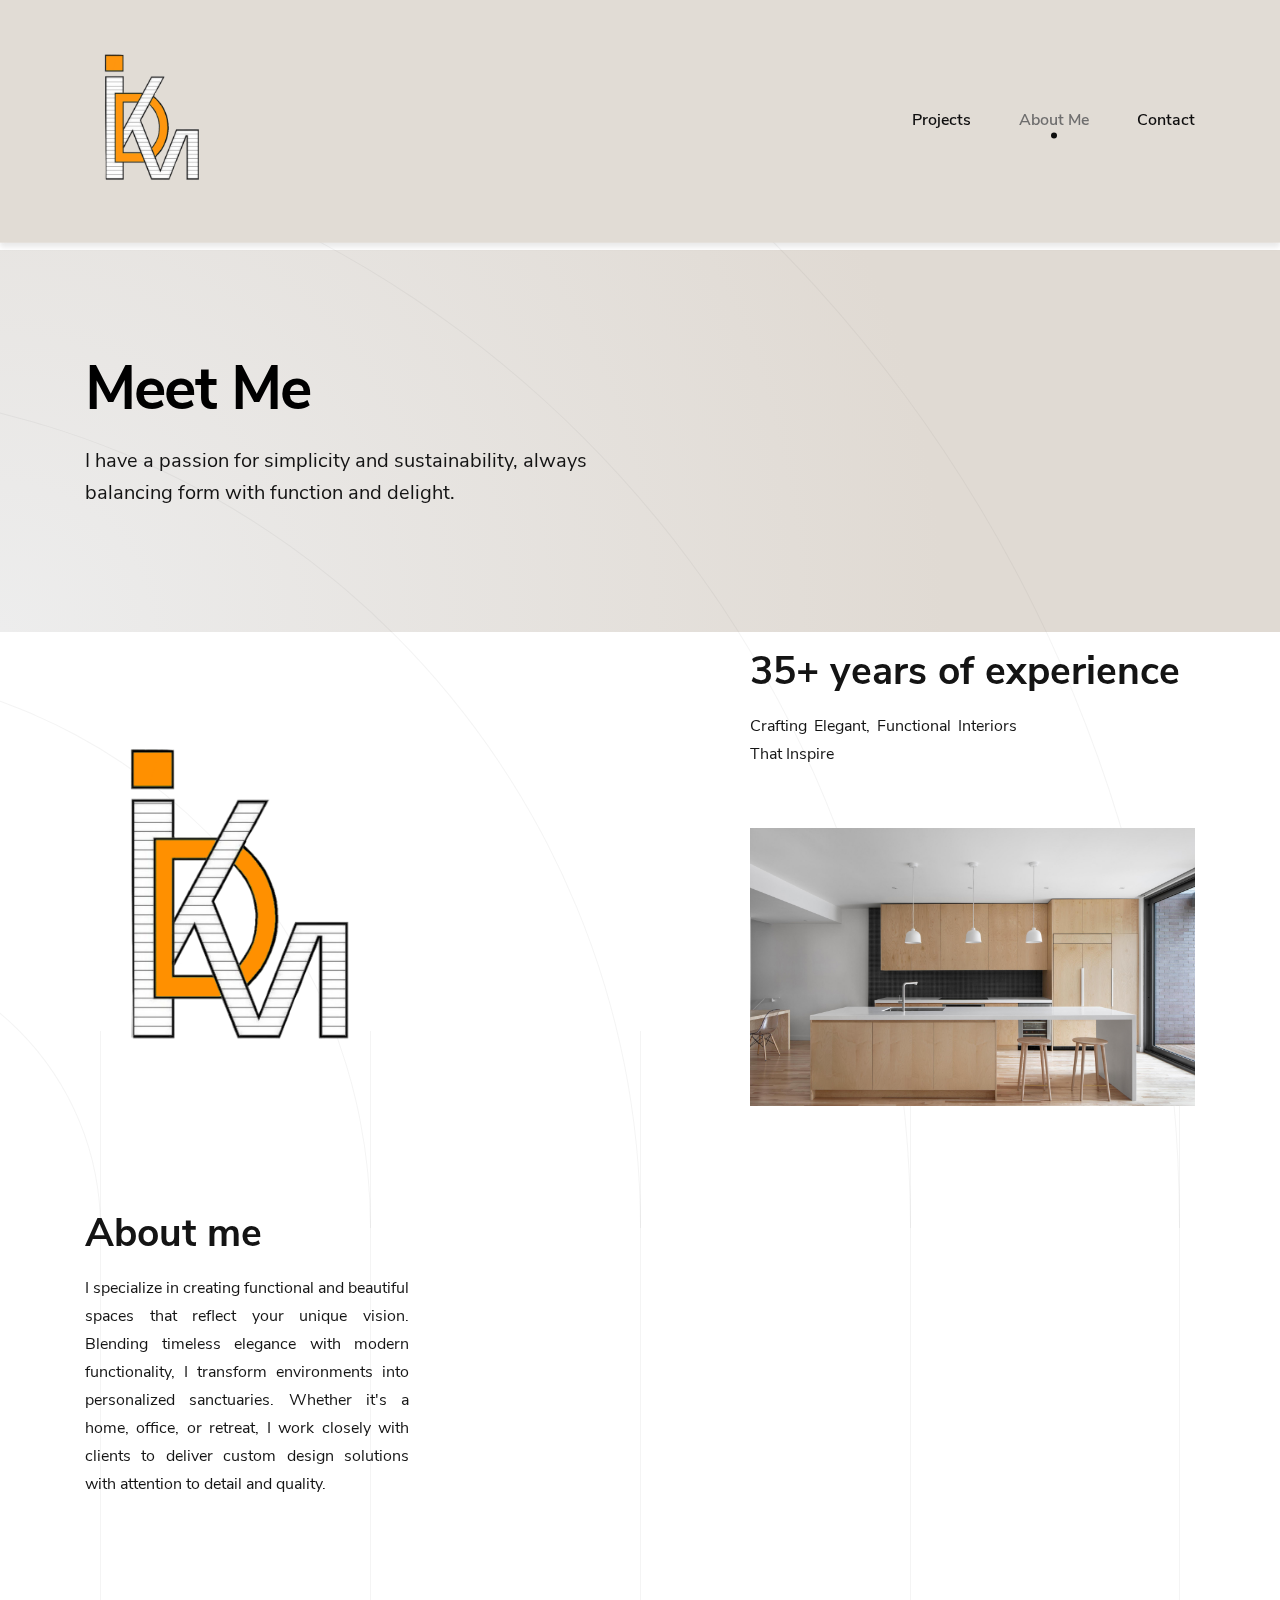
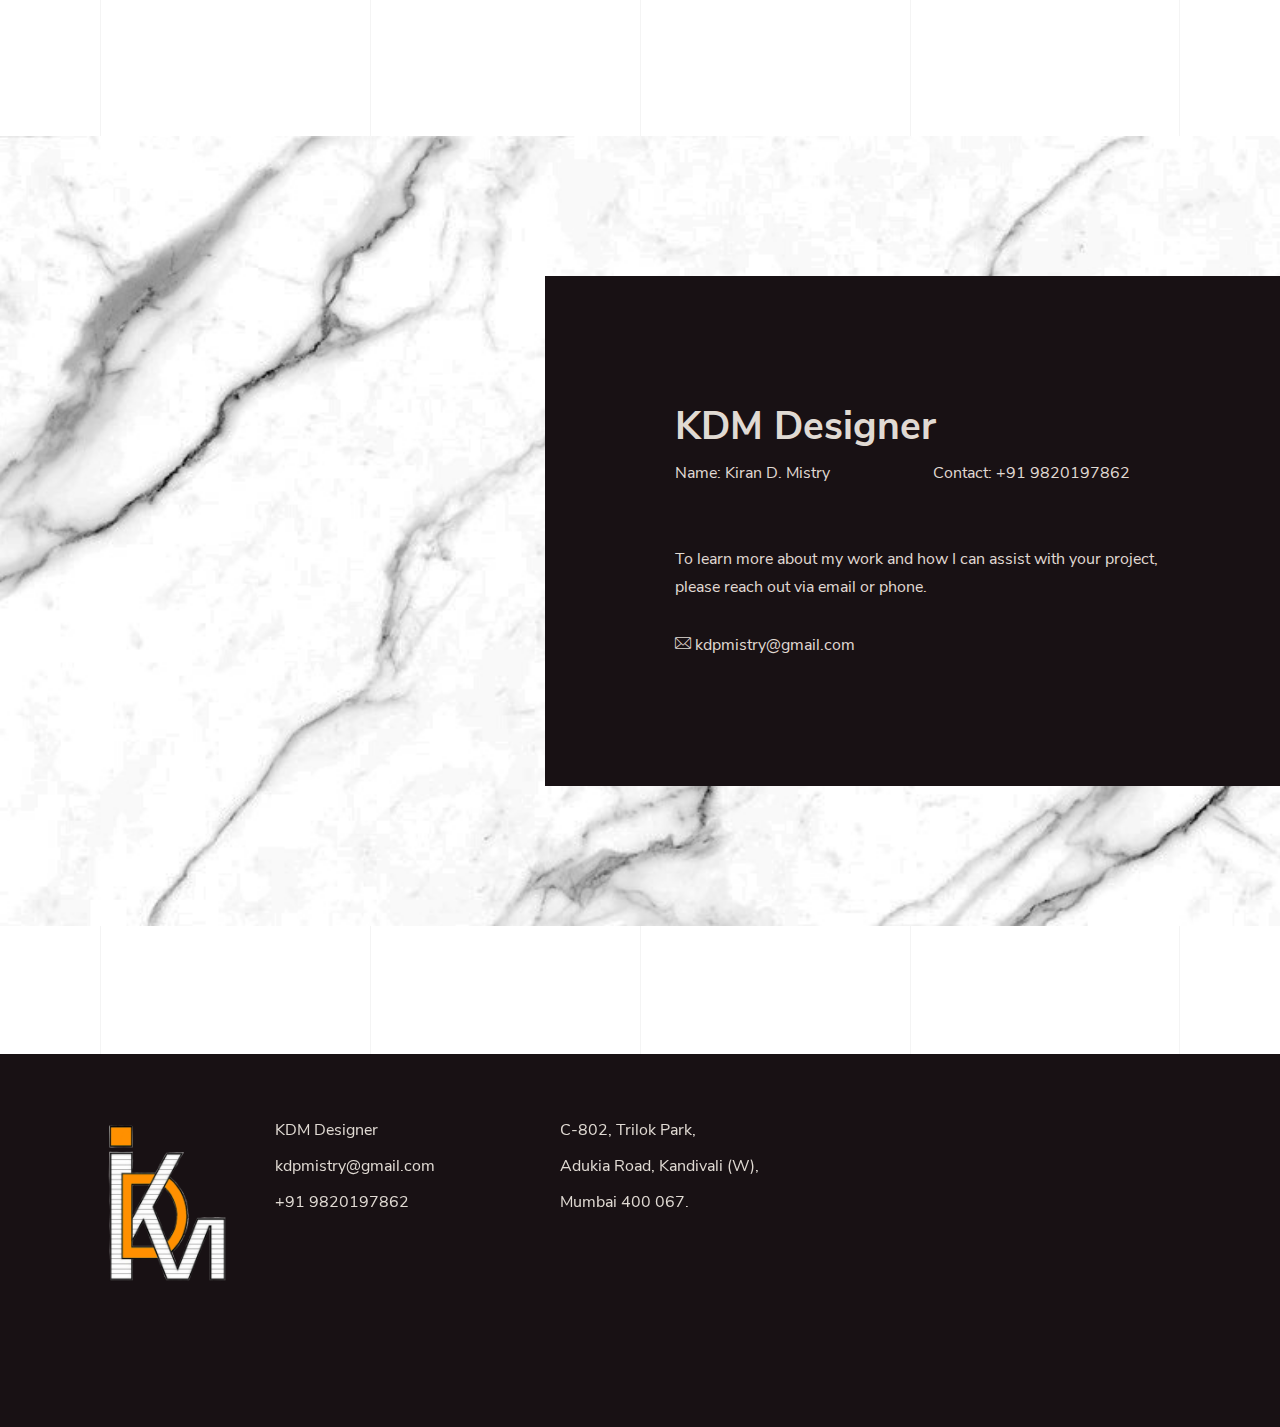
<file: arch.dymix.us/about.html>
<!doctype html>
<html lang="en">

<!-- Mirrored from arch.dymix.us/about.html by HTTrack Website Copier/3.x [XR&CO'2014], Sun, 29 Dec 2024 17:42:13 GMT -->
<head>
    <meta charset="UTF-8">
    <meta name="viewport" content="width=device-width, user-scalable=no, initial-scale=1.0, maximum-scale=1.0, minimum-scale=1.0">
    <meta http-equiv="X-UA-Compatible" content="ie=edge">
    <title>About</title>

    <!-- Lib styles -->
    <link rel="stylesheet" href="libs/bootstrap-4.3.1/css/bootstrap.min.css">
    <link rel="stylesheet" href="libs/slick/slick.css">
    <link rel="stylesheet" href="libs/simpleLightbox/simplelightbox.min.css">

    <!-- Font styles -->
    <link rel="stylesheet" href="assets/fonts/NunitoSans/NunitoSans.css">

    <!-- Icons -->
    <link rel="stylesheet" href="assets/fonts/icomoon/style.css">

    <!-- Site styles -->
    <link rel="stylesheet" href="assets/css/main.min.css">

    <link rel="icon" href="favicon.png"/>
</head>

<body>
    <header id="main-header" class="site-header is-fixed">
        <div class="page-backdrop"></div>
        <div class="container">
            <div class="d-flex align-items-center">
                <a href="index.html" class="logo header-logo"><img src="images/logo.png" alt=""></a>
                <div class="header-nav ml-auto">
                    <button class="menu-toggle icomoon-menu" id="js-open-menu"></button>
                    <div class="main-menu-wrap" id="js-main-menu">
                        <button class="menu-toggle menu-close icomoon-left-arrow-long" id="js-close-menu"></button>
                        <ul class="nav main-menu">
                            <li class="nav-item">
                                <a class="nav-link" href="projects.html">Projects</a>
                            </li>
                            <li class="nav-item active">
                                <a class="nav-link" href="about.html">About Me</a>
                            </li>
                            <li class="nav-item">
                                <a class="nav-link" href="contact.html">Contact</a>
                            </li>
                        </ul>
                    </div>
                </div>
            </div>
        </div>
    </header>

    <main id="main-content" class="site-content bg-lines">
        <section class="page-title fade-from-top">
            <div class="container">
                <h1 class="page-title__h fade-from-top" data-delay="100">Meet Me</h1>
                <div class="page-title__text fade-from-top" data-delay="200">I have a passion for simplicity and sustainability, always balancing form with function and delight.</div>
            </div>
        </section>

        <section class="pb-large">
            <div class="container">
                <div class="row justify-content-between">
                    <div class="col-lg-6 mb-5">
                        <div class="card">
                            <img src="images/logo.png" class="card-img-top" alt="">
                            <div class="card-body">
                                <h3 class="card-title">About me</h3>
                                <p class="card-text">I specialize in creating functional and beautiful spaces that reflect your unique vision. Blending timeless elegance with modern functionality, I transform environments into personalized sanctuaries. Whether it's a home, office, or retreat, I work closely with clients to deliver custom design solutions with attention to detail and quality.</p>
                            </div>
                        </div>
                    </div>
                    <div class="col-lg-5">
                        <div class="card">
                            <div class="card-body">
                                <h3 class="card-title mt-3">35+ years of experience</h3>
                                <p class="card-text">Crafting Elegant, Functional Interiors That Inspire</p>
                            </div>
                            <img src="images/what_we_do_3.jpg" class="card-img-bottom" alt="">
                        </div>
                    </div>
                </div>
            </div>
        </section>

        <section class="bg-section content-bottom" style="background-image: url('images/image.png')">
    <div class="container">
        <div class="row">
            <div class="col-lg-7 abs-box abs-box-right">
                <h3>KDM Designer</h3>
                <div class="questions-form">
                    <div class="row">
                        <div class="col-lg form-group">
                            <p>Name: Kiran D. Mistry</p>
                        </div>
                        <div class="col-lg form-group">
                            <p>Contact: +91 9820197862</p>
                        </div>
                    </div>
                    <div class="form-group">
                        <p>To learn more about my work and how I can assist with your project, please reach out via email or phone.</p>
                    </div>
                    <i class="icomoon-letter"></i><a href="https://mail.google.com/mail/?view=cm&fs=1&to=kdpmistry@gmail.com">  kdpmistry@gmail.com</a>
                </div>
            </div>
        </div>
    </div>
</section>


        <section class="brands">
        </section>
    </main>

    <footer id="main-footer" class="site-footer">
        <div class="container">
            <div class="row">
                <div class="widget-col col-lg-2">
                    <div class="widget widget-logo">
                        <a href="index.html" class="logo footer-logo"><img src="images/logo.png" alt=""></a>
                    </div>
                </div>

                <div class="widget-col col-lg-3">
                    <div class="widget widget-text">
                        <p>KDM Designer</p>
                        <p><a href="https://mail.google.com/mail/?view=cm&fs=1&to=kdpmistry@gmail.com">kdpmistry@gmail.com</a></p>
                        <p>+91 9820197862</p>
                    </div>
                </div>

                <div class="widget-col col-lg-3">
                    <div class="widget widget-text">
                        <p>C-802, Trilok Park,</p>
                        <p>Adukia Road, Kandivali (W),</p>
                        <p>Mumbai 400 067.</p>
                    </div>
                </div>
            </div>
        </div>
    </footer>

    <!-- Lib scripts  -->
    <script src="libs/jquery/jquery-3.3.1.min.js"></script>
    <script src="libs/bootstrap-4.3.1/js/popper.min.js"></script>
    <script src="libs/bootstrap-4.3.1/js/bootstrap.min.js"></script>
    <script src="libs/greensock-js/TweenMax.min.js"></script>
    <script src="libs/scrollreveal/scrollreveal.min.js"></script>
    <script src="libs/slick/slick.min.js"></script>
    <script src="libs/simpleLightbox/simple-lightbox.min.js"></script>
    <script src="libs/isotope/imagesloaded.pkgd.min.js"></script>
    <script src="libs/isotope/isotope.min.js"></script>

    <!-- Site scripts  -->
    <script src="assets/js/common.min.js"></script>
</body>


<!-- Mirrored from arch.dymix.us/about.html by HTTrack Website Copier/3.x [XR&CO'2014], Sun, 29 Dec 2024 17:42:15 GMT -->
</html>
</file>
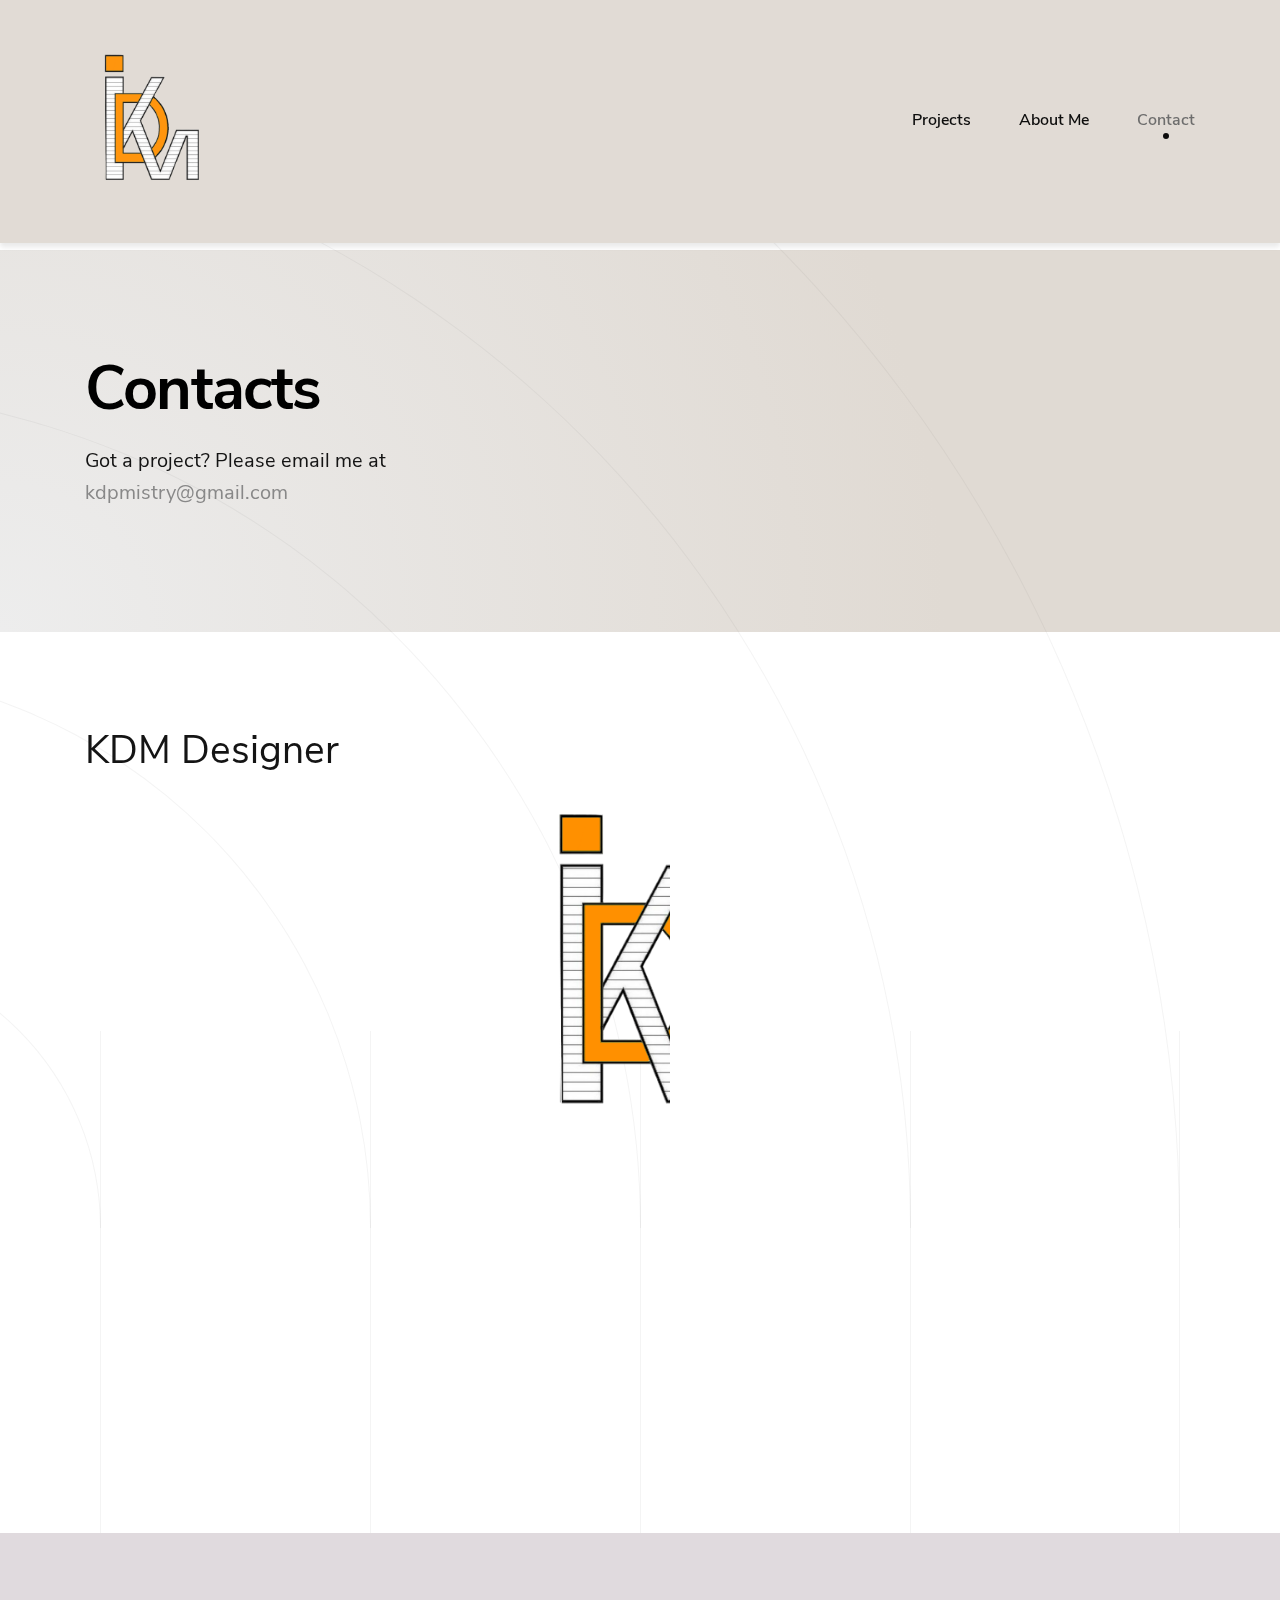
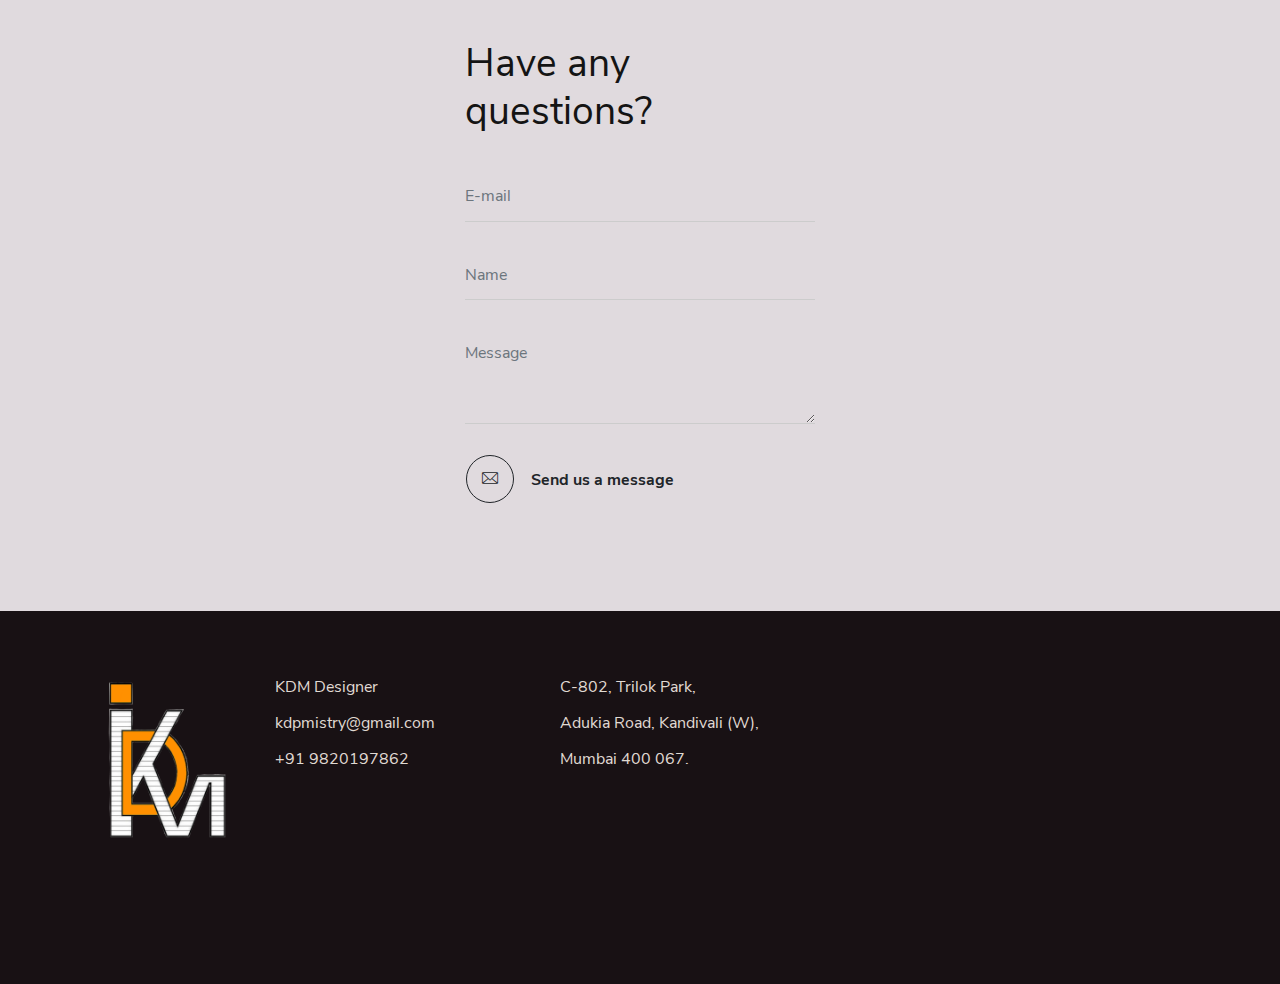
<file: arch.dymix.us/contact.html>
<!DOCTYPE html>
<html lang="en">
  <!-- Mirrored from arch.dymix.us/contact.html by HTTrack Website Copier/3.x [XR&CO'2014], Sun, 29 Dec 2024 17:42:16 GMT -->
  <head>
    <meta charset="UTF-8" />
    <meta
      name="viewport"
      content="width=device-width, user-scalable=no, initial-scale=1.0, maximum-scale=1.0, minimum-scale=1.0"
    />
    <meta http-equiv="X-UA-Compatible" content="ie=edge" />
    <title>Contacts</title>

    <!-- Lib styles -->
    <link rel="stylesheet" href="libs/bootstrap-4.3.1/css/bootstrap.min.css" />
    <link rel="stylesheet" href="libs/slick/slick.css" />
    <link rel="stylesheet" href="libs/simpleLightbox/simplelightbox.min.css" />

    <!-- Font styles -->
    <link rel="stylesheet" href="assets/fonts/NunitoSans/NunitoSans.css" />

    <!-- Icons -->
    <link rel="stylesheet" href="assets/fonts/icomoon/style.css" />

    <!-- Site styles -->
    <link rel="stylesheet" href="assets/css/main.min.css" />

    <!-- <link rel="icon" href="favicon.png"/> -->
  </head>

  <body>
    <header id="main-header" class="site-header is-fixed">
      <div class="page-backdrop"></div>
      <div class="container">
        <div class="d-flex align-items-center">
          <a href="index.html" class="logo header-logo"><img src="images/logo.png" alt=""></a>
          <div class="header-nav ml-auto">
            <button class="menu-toggle icomoon-menu" id="js-open-menu"></button>
            <div class="main-menu-wrap" id="js-main-menu">
              <button
                class="menu-toggle menu-close icomoon-left-arrow-long"
                id="js-close-menu"
              ></button>
              <ul class="nav main-menu">
                <li class="nav-item">
                  <a class="nav-link" href="projects.html">Projects</a>
                </li>
                <li class="nav-item">
                  <a class="nav-link" href="about.html">About Me</a>
                </li>
                <li class="nav-item active">
                  <a class="nav-link" href="contact.html">Contact</a>
                </li>
              </ul>
            </div>
          </div>
        </div>
      </div>
    </header>

    <main id="main-content" class="site-content bg-lines">
      <section class="page-title fade-from-top">
            <div class="container">
                <h1 class="page-title__h fade-from-top" data-delay="100">Contacts</h1>
                <div class="page-title__text fade-from-top" data-delay="200">Got a project? Please email me at <br><a href="#">kdpmistry@gmail.com</a></div>
            </div>
        </section>

        <section class="section contact-offices">
            <div class="container">
                <div class="row fade-from-top-children">
                    <div class="col-lg-3">
                        <h3 class="font-weight-normal section-text-offset  mb-4">KDM Designer</h3>
                    </div>
                    <div class="col-lg-6">
                        <div class="slide-image-wrap">
                            <img src="images/logo.png" class="slide-image-left event__thumb w-100" alt="">
                        </div>
                    </div>
                </div>
            </div>
        </section>

        <section class="section contact-sales fade-from-top">
            <div class="container">
                <div class="row">
                    <div class="col-lg-3">
                        <div class="address">
                            <h4 class="address__title">Name</h4>
                            <div class="address__text">
                                <p>Kiran D. Mistry</p>
                            </div>
                         </div>
                    </div>
                    <div class="col-lg-3">
                        <div class="address">
                            <h4 class="address__title">Contact Information</h4>
                            <div class="address__text">
                                <p>Call me: +91 9820197862</p>
                               <p><a href="https://mail.google.com/mail/?view=cm&fs=1&to=kdpmistry@gmail.com">kdpmistry@gmail.com</a></p>
                            </div>
                        </div>
                    </div>
                    <div class="col-lg-3">
                        <div class="address">
                            <h4 class="address__title">Address</h4>
                            <div class="address__text">
                                <p>C-802, Trilok Park, Adukia Road, Kandivali(W), Mumbai 400 067.</p>
                            </div>
                         </div>
                    </div>
                </div>
            </div>
        </section>

      <section class="contact-form bg-light">
        <div class="container">
          <div class="row justify-content-center">
            <div class="col-lg-4">
              <h3 class="font-weight-normal">Have any questions?</h3>
              <form
                id="contactForm"
                class="questions-form js-contact-form"
                method="POST"
                action="#"
              >
                <div class="form-group">
                  <input
                    type="email"
                    class="form-control"
                    id="name"
                    name="name"
                    placeholder="E-mail"
                    required
                  />
                </div>
                <div class="form-group">
                  <input
                    type="text"
                    class="form-control"
                    id="email"
                    name="email"
                    placeholder="Name"
                    required
                  />
                </div>
                <div class="form-group">
                  <textarea
                    class="form-control"
                    name="message"
                    id="message"
                    placeholder="Message"
                    rows="3"
                  ></textarea>
                </div>
                <button type="submit" class="btn btn-icon form-btn">
                  <i class="icomoon-letter"></i> Send us a message
                </button>
              </form>
            </div>
          </div>
        </div>
      </section>
    </main>

    <footer id="main-footer" class="site-footer">
        <div class="container">
            <div class="row">
                <div class="widget-col col-lg-2">
                    <div class="widget widget-logo">
                        <a href="index.html" class="logo footer-logo"><img src="images/logo.png" alt=""></a>
                    </div>
                </div>

                <div class="widget-col col-lg-3">
                    <div class="widget widget-text">
                        <p>KDM Designer</p>
                        <p><a href="https://mail.google.com/mail/?view=cm&fs=1&to=kdpmistry@gmail.com">kdpmistry@gmail.com</a></p>
                        <p>+91 9820197862</p>
                    </div>
                </div>

                <div class="widget-col col-lg-3">
                    <div class="widget widget-text">
                        <p>C-802, Trilok Park,</p>
                        <p>Adukia Road, Kandivali (W),</p>
                        <p>Mumbai 400 067.</p>
                    </div>
                </div>
            </div>
        </div>
    </footer>
<div id="responseMessage" style="display: none; color: green;">Message sent successfully!</div>
<div id="errorMessage" style="display: none; color: red;">Failed to send the message. Please try again.</div>

    <!-- Lib scripts  -->
    <script>
      // Google Apps Script Web App URL
      const GOOGLE_SCRIPT_URL =
        "https://script.google.com/macros/s/AKfycbz-KZePMZ9UIq8yUjA8IkBao_-mdDAx3i-XW74dZ3MQOlqFGB32M0Vy4yd8FR4CCEk/exec";

      document
        .getElementById("contactForm")
        .addEventListener("submit", async (event) => {
          event.preventDefault();

          // Get form data
          const formData = {
            name: document.getElementById("name").value,
            email: document.getElementById("email").value,
            message: document.getElementById("message").value,
          };

          try {
            // Send data to Google Apps Script
            const response = await fetch(GOOGLE_SCRIPT_URL, {
              method: "POST",
              mode: "no-cors",
              headers: {
                "Content-Type": "application/json",
              },
              body: JSON.stringify(formData),
            });

            // Show success message
            document.getElementById("responseMessage").style.display = "block";
            document.getElementById("errorMessage").style.display = "none";

            // Reset the form
            document.getElementById("contactForm").reset();
          } catch (error) {
            // Show error message
            document.getElementById("errorMessage").style.display = "block";
            document.getElementById("responseMessage").style.display = "none";
            console.error("Error:", error);
          }
        });
    </script>
    <script src="libs/jquery/jquery-3.3.1.min.js"></script>
    <script src="libs/bootstrap-4.3.1/js/popper.min.js"></script>
    <script src="libs/bootstrap-4.3.1/js/bootstrap.min.js"></script>
    <script src="libs/greensock-js/TweenMax.min.js"></script>
    <script src="libs/scrollreveal/scrollreveal.min.js"></script>
    <script src="libs/slick/slick.min.js"></script>
    <script src="libs/simpleLightbox/simple-lightbox.min.js"></script>
    <script src="libs/isotope/imagesloaded.pkgd.min.js"></script>
    <script src="libs/isotope/isotope.min.js"></script>
    <script src="libs/jquery-validation/jquery.validate.min.js"></script>

    <!-- Site scripts  -->
    <script src="assets/js/common.min.js"></script>
  </body>

  <!-- Mirrored from arch.dymix.us/contact.html by HTTrack Website Copier/3.x [XR&CO'2014], Sun, 29 Dec 2024 17:42:16 GMT -->
</html>
</file>
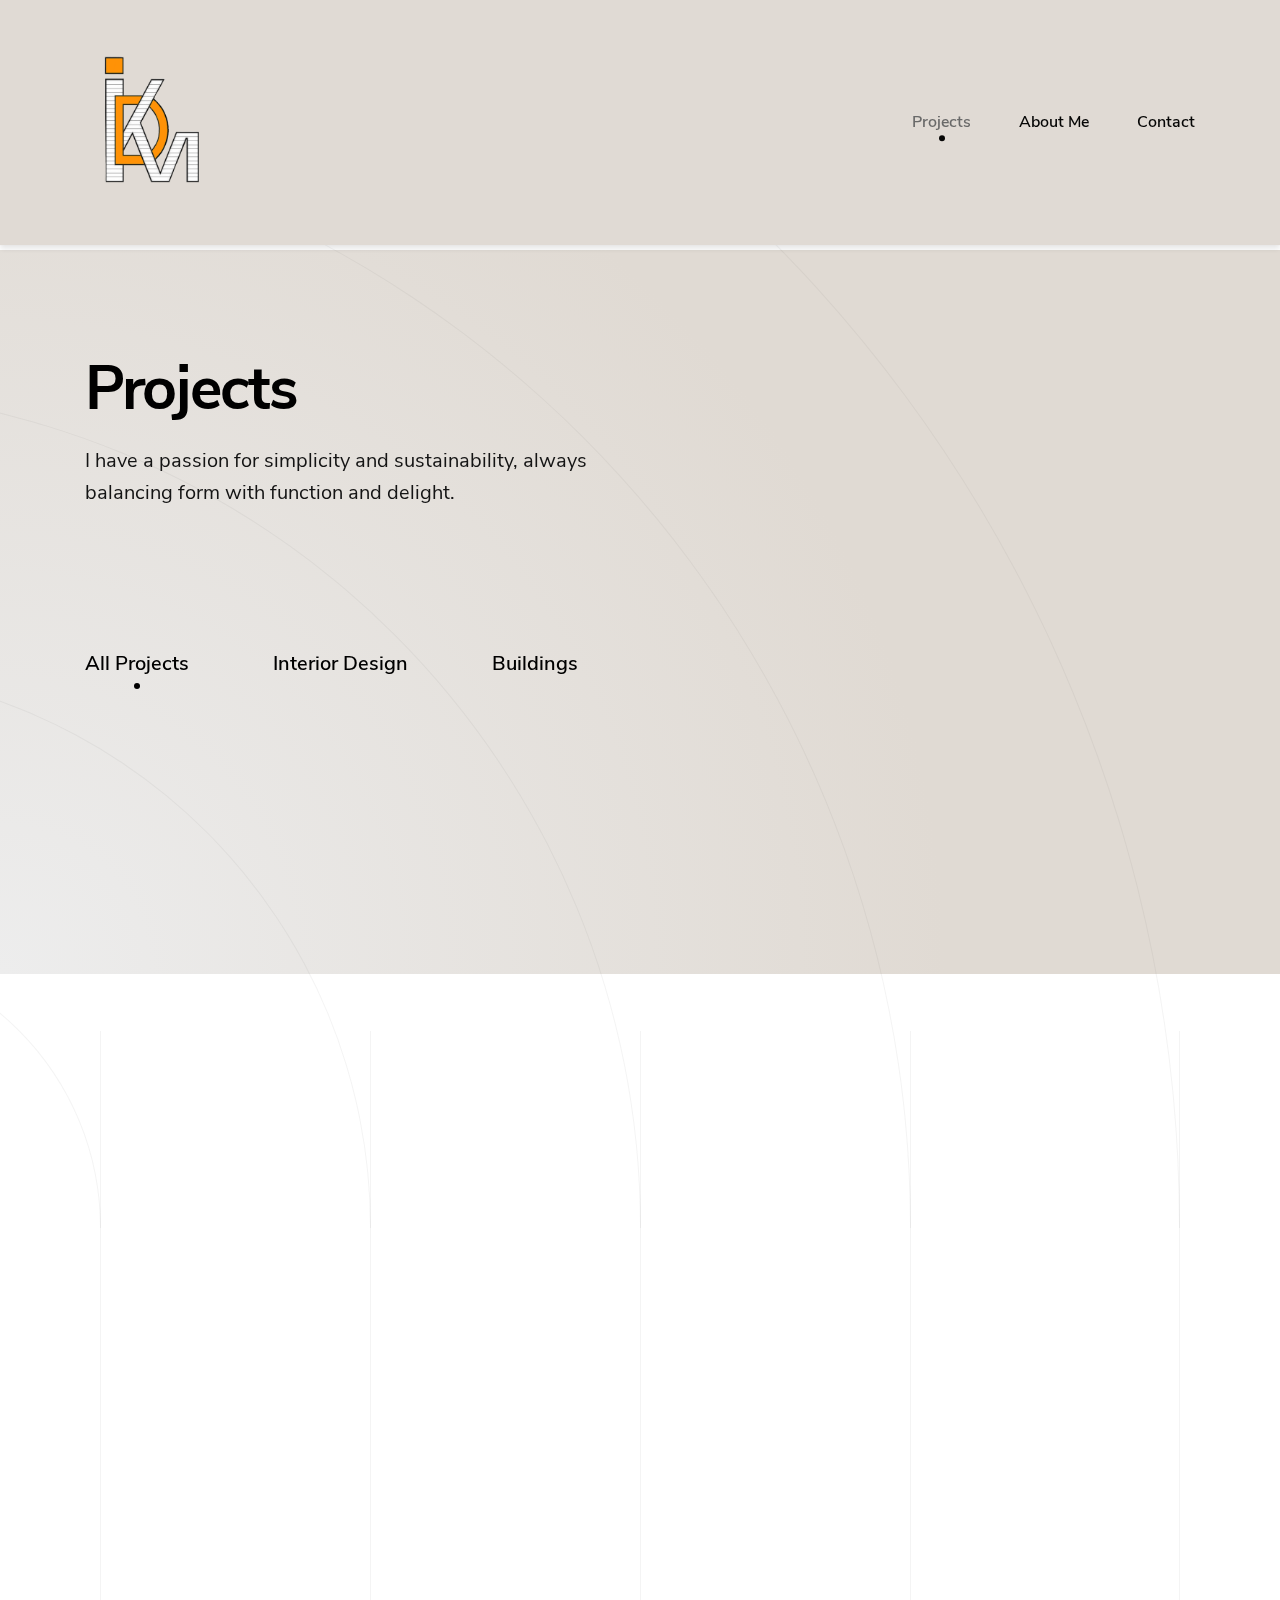
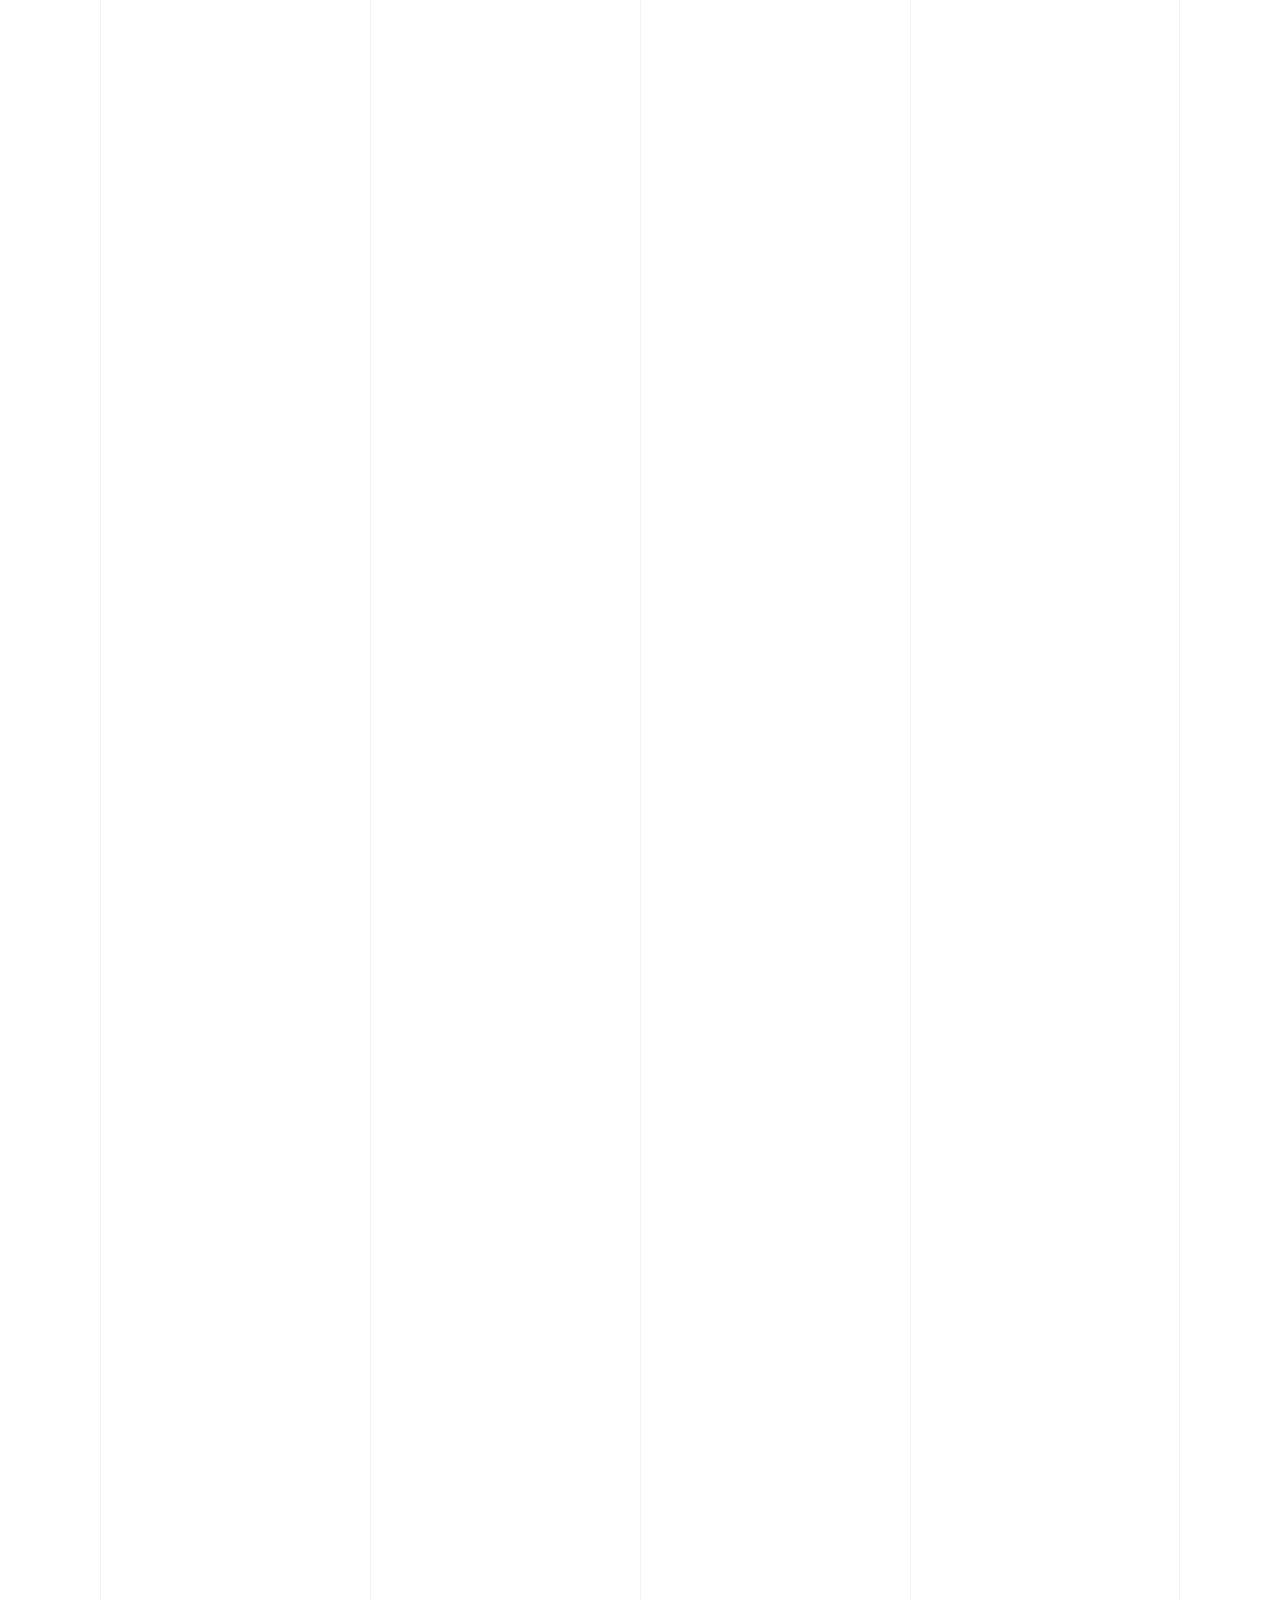
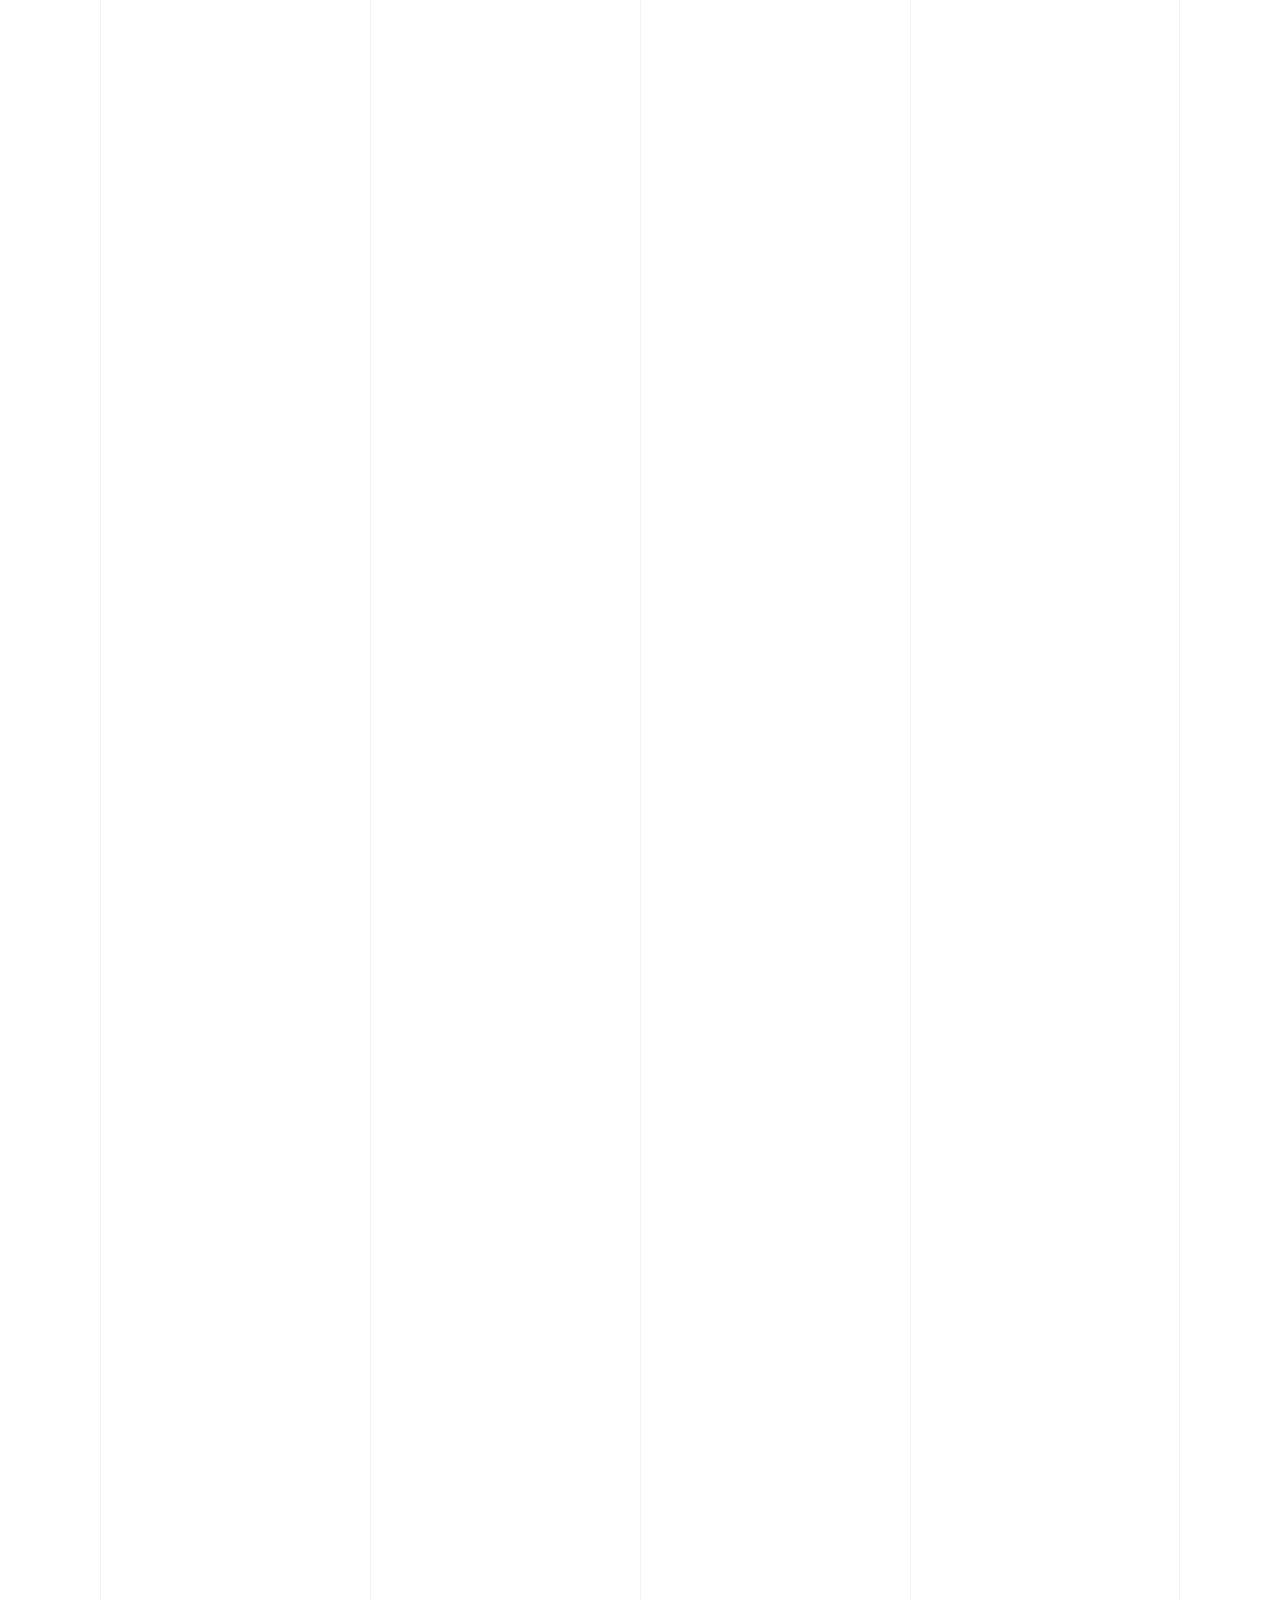
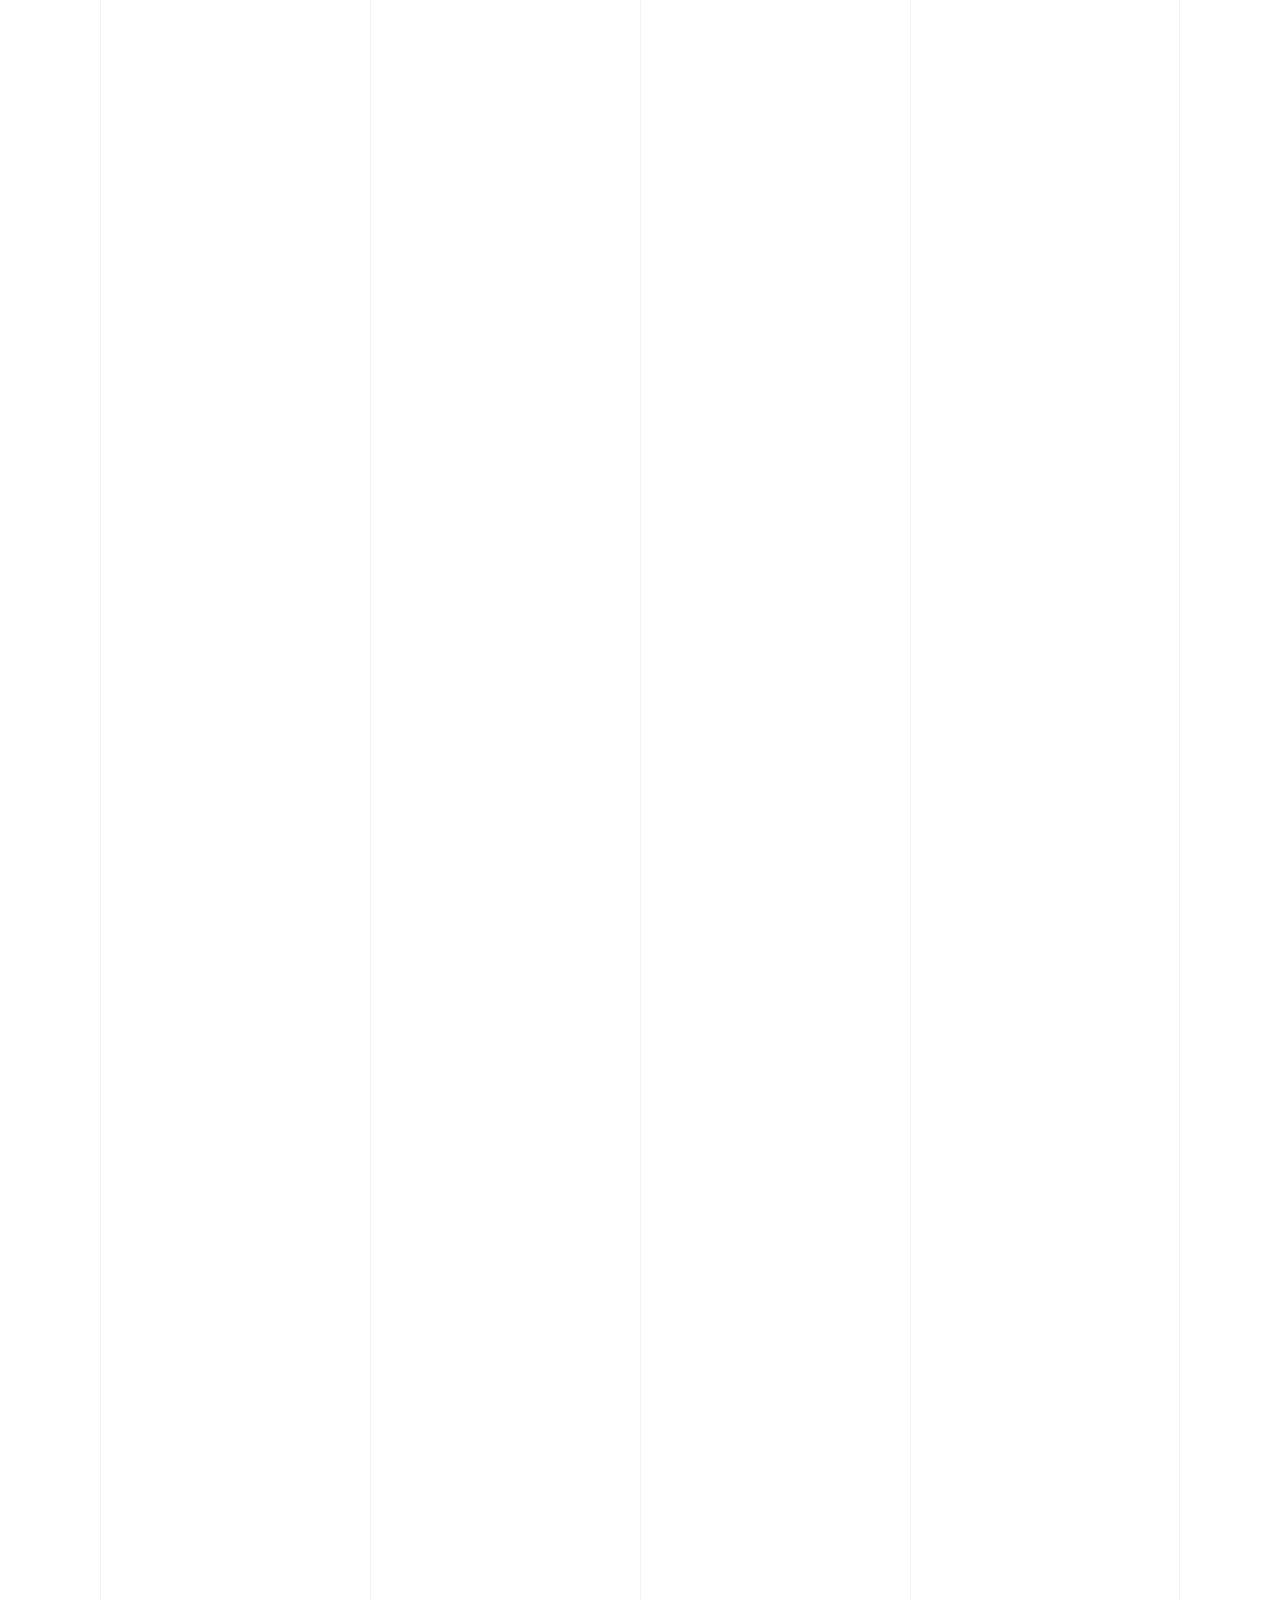
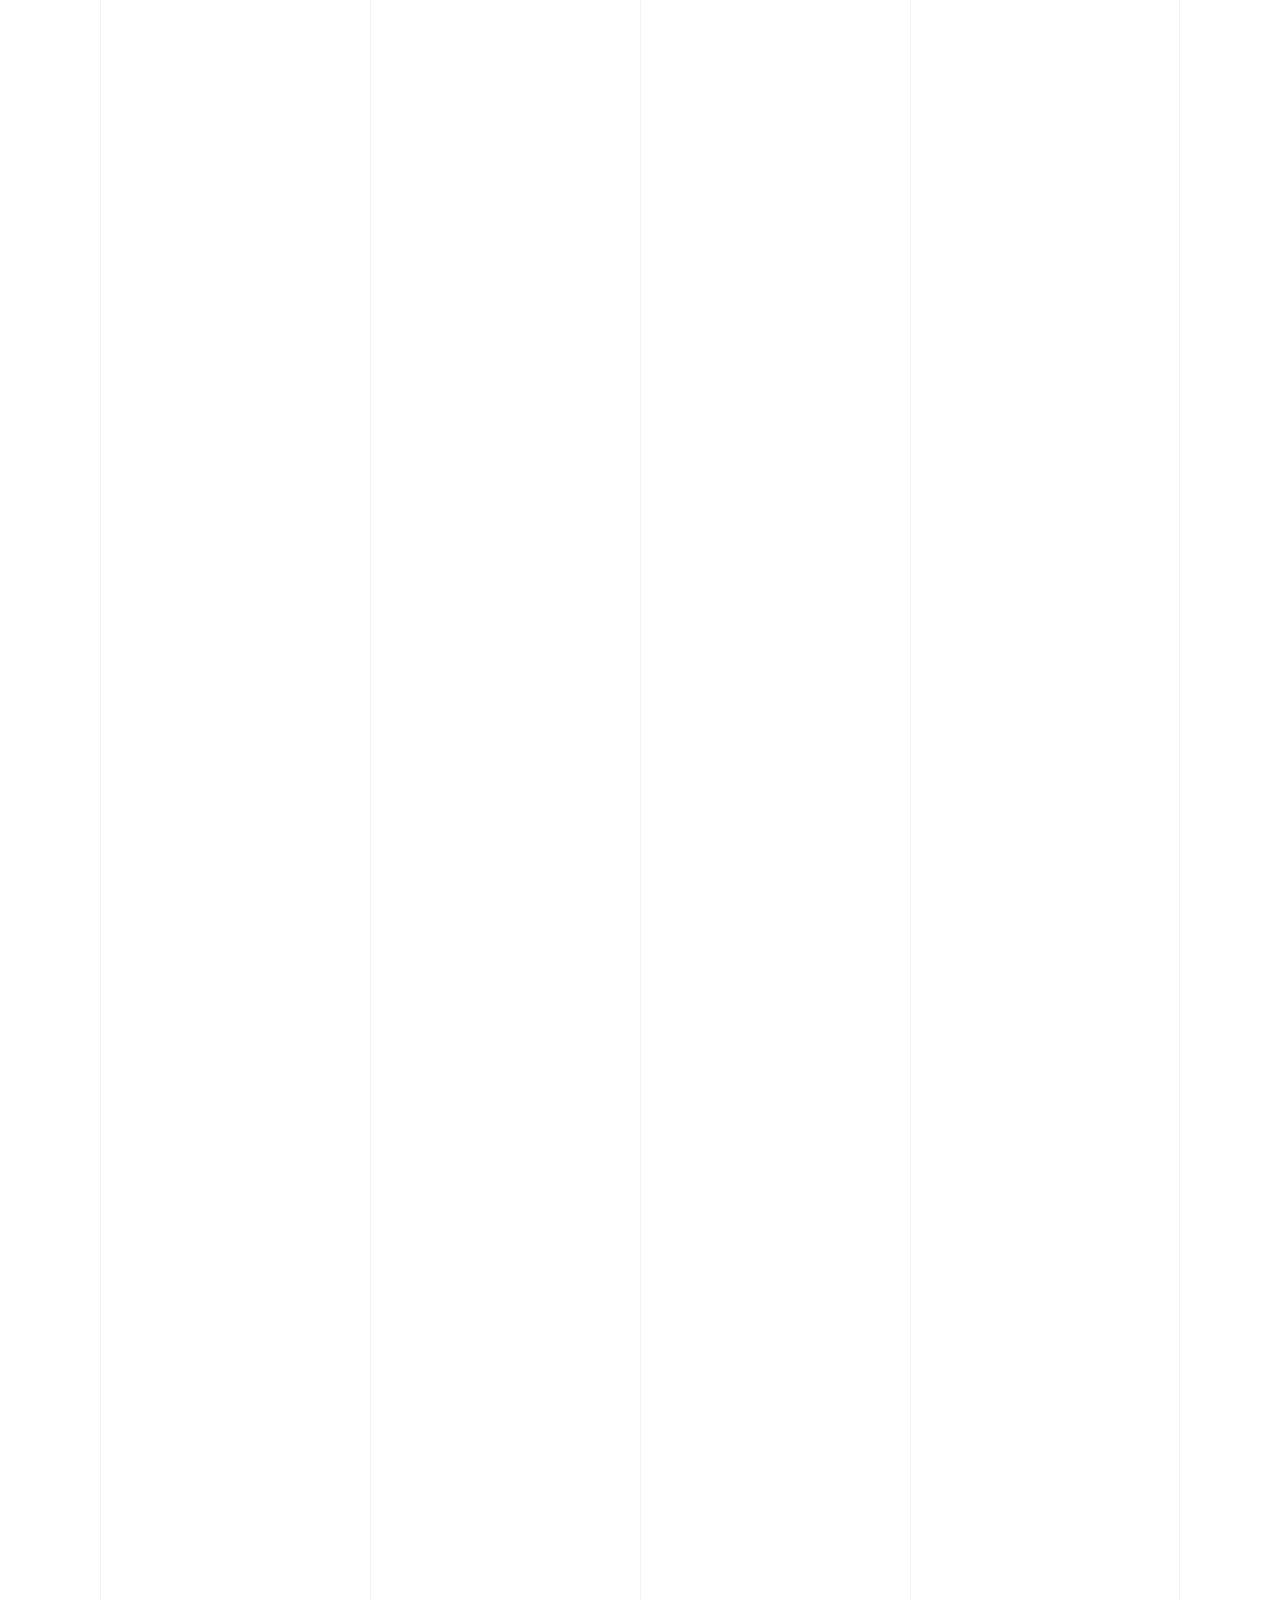
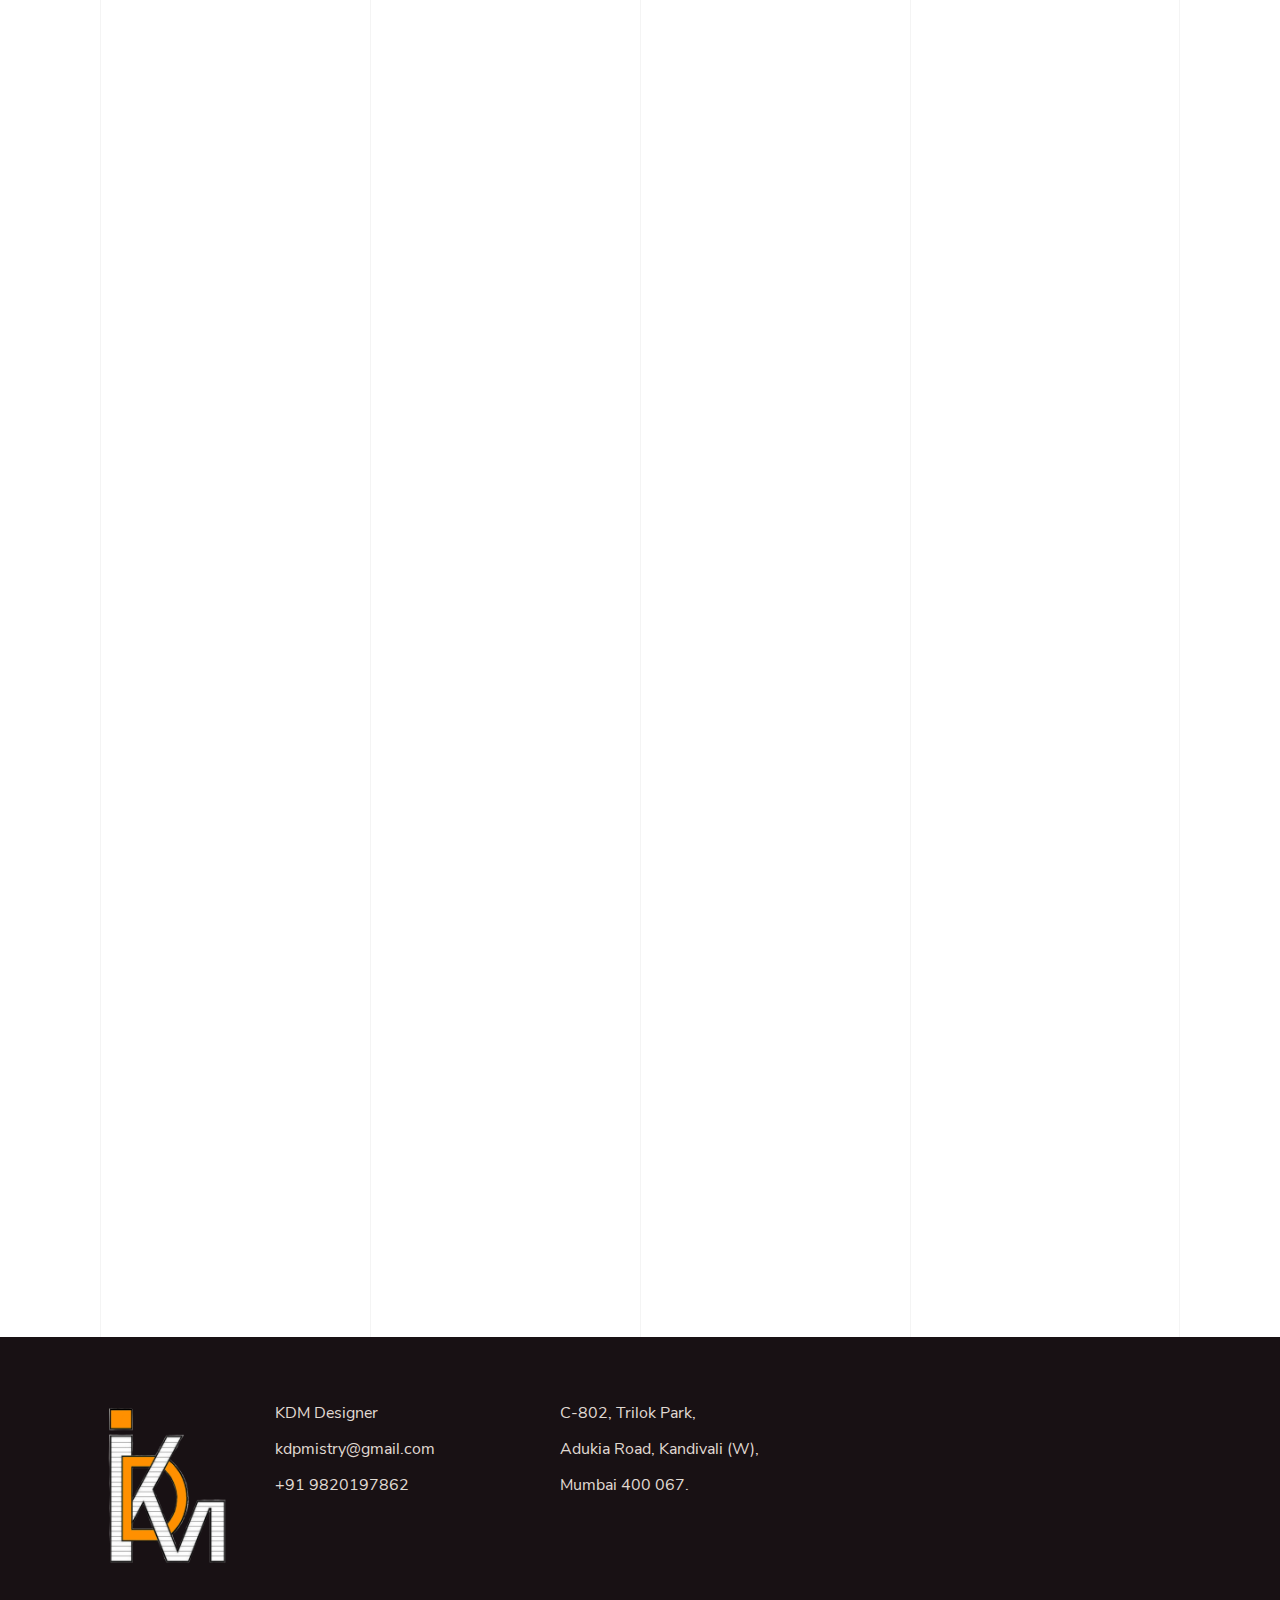
<file: arch.dymix.us/projects.html>
<!DOCTYPE html>
<html lang="en">
  <!-- Mirrored from arch.dymix.us/projects.html by HTTrack Website Copier/3.x [XR&CO'2014], Sun, 29 Dec 2024 17:42:08 GMT -->
  <head>
    <meta charset="UTF-8" />
    <meta
      name="viewport"
      content="width=device-width, user-scalable=no, initial-scale=1.0, maximum-scale=1.0, minimum-scale=1.0"
    />
    <meta http-equiv="X-UA-Compatible" content="ie=edge" />
    <title>Projects</title>

    <!-- Lib styles -->
    <link rel="stylesheet" href="libs/bootstrap-4.3.1/css/bootstrap.min.css" />
    <link rel="stylesheet" href="libs/slick/slick.css" />
    <link rel="stylesheet" href="libs/simpleLightbox/simplelightbox.min.css" />

    <!-- Font styles -->
    <link rel="stylesheet" href="assets/fonts/NunitoSans/NunitoSans.css" />

    <!-- Icons -->
    <link rel="stylesheet" href="assets/fonts/icomoon/style.css" />

    <!-- Site styles -->
    <link rel="stylesheet" href="assets/css/main.min.css" />

    <link rel="icon" href="favicon.png" />
  </head>

  <body>
    <header id="main-header" class="site-header is-fixed">
      <div class="page-backdrop"></div>
      <div class="container">
        <div class="d-flex align-items-center">
          <a href="index.html" class="logo header-logo"
            ><img src="images/logo.png" alt=""
          /></a>
          <div class="header-nav ml-auto">
            <button class="menu-toggle icomoon-menu" id="js-open-menu"></button>
            <div class="main-menu-wrap" id="js-main-menu">
              <button
                class="menu-toggle menu-close icomoon-left-arrow-long"
                id="js-close-menu"
              ></button>
              <ul class="nav main-menu">
                <li class="nav-item active">
                  <a class="nav-link" href="projects.html">Projects</a>
                </li>
                <li class="nav-item">
                  <a class="nav-link" href="about.html">About Me</a>
                </li>
                <li class="nav-item">
                  <a class="nav-link" href="contact.html">Contact</a>
                </li>
              </ul>
            </div>
          </div>
        </div>
      </div>
    </header>

    <main id="main-content" class="site-content bg-lines">
      <section class="page-title projects-title fade-from-top">
        <div class="container">
          <h1 class="page-title__h fade-from-top" data-delay="100">Projects</h1>
          <div class="page-title__text fade-from-top" data-delay="200">
            I have a passion for simplicity and sustainability, always balancing
            form with function and delight.
          </div>
        </div>
      </section>

      <section class="projects">
        <div class="container">
          <div
            class="project-filter js-project-filter fade-from-top"
            data-delay="300"
          >
            <button class="project-filter__btn active" data-filter="*">
              All Projects<span class="count"></span>
            </button>
            <button class="project-filter__btn" data-filter=".interior">
              Interior Design<span class="count"></span>
            </button>
            
            <button class="project-filter__btn" data-filter=".industrial">
              Buildings<span class="count"></span>
            </button>
          </div>
          <div class="row project-list js-project-list fade-from-top-children">
            <div class="col-md-6 project-item interior">
              <div class="slide-image-wrap">
                <a href="images/1.webp" class="project-link">
                  <img src="images/1.webp" alt="" class="project-item__img" />
                </a>
              </div>
            </div>
            <div class="col-md-6 project-item interior">
              <div class="slide-image-wrap">
                <a href="images/2.webp" class="project-link">
                  <img src="images/2.webp" alt="" class="project-item__img" />
                </a>
              </div>
            </div>
            <div class="col-md-6 project-item interior">
              <div class="slide-image-wrap">
                <a href="images/3.webp" class="project-link">
                  <img src="images/3.webp" alt="" class="project-item__img" />
                </a>
              </div>
            </div>
            <div class="col-md-6 project-item interior">
              <div class="slide-image-wrap">
                <a href="images/4.webp" class="project-link">
                  <img src="images/4.webp" alt="" class="project-item__img" />
                </a>
              </div>
            </div>
            <div class="col-md-6 project-item interior">
              <div class="slide-image-wrap">
                <a href="images/5.webp" class="project-link">
                  <img src="images/5.webp" alt="" class="project-item__img" />
                </a>
              </div>
            </div>
            <div class="col-md-6 project-item industrial">
              <div class="slide-image-wrap">
                <a href="images/6.webp" class="project-link">
                  <img src="images/6.webp" alt="" class="project-item__img" />
                </a>
              </div>
            </div>
            <div class="col-md-6 project-item industrial">
              <div class="slide-image-wrap">
                <a href="images/7.webp" class="project-link">
                  <img src="images/7.webp" alt="" class="project-item__img" />
                </a>
              </div>
            </div>
            <div class="col-md-6 project-item interior">
              <div class="slide-image-wrap">
                <a href="images/8.webp" class="project-link">
                  <img src="images/8.webp" alt="" class="project-item__img" />
                </a>
              </div>
            </div>
            <div class="col-md-6 project-item industrial">
              <div class="slide-image-wrap">
                <a href="images/9.webp" class="project-link">
                  <img src="images/9.webp" alt="" class="project-item__img" />
                </a>
              </div>
            </div>
            <div class="col-md-6 project-item interior">
              <div class="slide-image-wrap">
                <a href="images/11.webp" class="project-link">
                  <img src="images/11.webp" alt="" class="project-item__img" />
                </a>
              </div>
            </div>
            <!-- <div class="col-md-6 project-item industrial">
              <div class="slide-image-wrap">
                <a href="images/12.webp" class="project-link">
                  <img src="images/12.webp" alt="" class="project-item__img" />
                </a>
              </div>
            </div> -->
            <!-- <div class="col-md-6 project-item industrial">
              <div class="slide-image-wrap">
                <a href="images/13.webp" class="project-link">
                  <img src="images/13.webp" alt="" class="project-item__img" />
                </a>
              </div>
            </div> -->
            <div class="col-md-6 project-item interior">
              <div class="slide-image-wrap">
                <a href="images/15.webp" class="project-link">
                  <img src="images/15.webp" alt="" class="project-item__img" />
                </a>
              </div>
            </div>
            <div class="col-md-6 project-item interior">
              <div class="slide-image-wrap">
                <a href="images/16.webp" class="project-link">
                  <img src="images/16.webp" alt="" class="project-item__img" />
                </a>
              </div>
            </div>
            <div class="col-md-6 project-item interior">
              <div class="slide-image-wrap">
                <a href="images/17.webp" class="project-link">
                  <img src="images/17.webp" alt="" class="project-item__img" />
                </a>
              </div>
            </div>
            <div class="col-md-6 project-item interior">
              <div class="slide-image-wrap">
                <a href="images/19.webp" class="project-link">
                  <img src="images/19.webp" alt="" class="project-item__img" />
                </a>
              </div>
            </div>
            <div class="col-md-6 project-item interior">
              <div class="slide-image-wrap">
                <a href="images/20.webp" class="project-link">
                  <img src="images/20.webp" alt="" class="project-item__img" />
                </a>
              </div>
            </div>
            <div class="col-md-6 project-item industrial">
              <div class="slide-image-wrap">
                <a href="images/21.webp" class="project-link">
                  <img src="images/21.webp" alt="" class="project-item__img" />
                </a>
              </div>
            </div>
            <div class="col-md-6 project-item industrial">
              <div class="slide-image-wrap">
                <a href="images/23.webp" class="project-link">
                  <img src="images/23.webp" alt="" class="project-item__img" />
                </a>
              </div>
            </div>
            <div class="col-md-6 project-item interior">
              <div class="slide-image-wrap">
                <a href="images/24.webp" class="project-link">
                  <img src="images/24.webp" alt="" class="project-item__img" />
                </a>
              </div>
            </div>
            <div class="col-md-6 project-item interior">
              <div class="slide-image-wrap">
                <a href="images/25.webp" class="project-link">
                  <img src="images/25.webp" alt="" class="project-item__img" />
                </a>
              </div>
            </div>
            <!-- <div class="col-md-6 project-item industrial">
              <div class="slide-image-wrap">
                <a href="images/26.webp" class="project-link">
                  <img src="images/26.webp" alt="" class="project-item__img" />
                </a>
              </div>
            </div> -->
            <div class="col-md-6 project-item industrial">
              <div class="slide-image-wrap">
                <a href="images/28.webp" class="project-link">
                  <img src="images/28.webp" alt="" class="project-item__img" />
                </a>
              </div>
            </div>
            <div class="col-md-6 project-item industrial">
              <div class="slide-image-wrap">
                <a href="images/29.webp" class="project-link">
                  <img src="images/29.webp" alt="" class="project-item__img" />
                </a>
              </div>
            </div>
            <div class="col-md-6 project-item industrial">
              <div class="slide-image-wrap">
                <a href="images/32.webp" class="project-link">
                  <img src="images/32.webp" alt="" class="project-item__img" />
                </a>
              </div>
            </div>
            <!-- <div class="col-md-6 project-item industrial">
              <div class="slide-image-wrap">
                <a href="images/33.webp" class="project-link">
                  <img src="images/33.webp" alt="" class="project-item__img" />
                </a>
              </div>
            </div> -->
            <div class="col-md-6 project-item industrial">
              <div class="slide-image-wrap">
                <a href="images/34.webp" class="project-link">
                  <img src="images/34.webp" alt="" class="project-item__img" />
                </a>
              </div>
            </div>
            <div class="col-md-6 project-item industrial">
              <div class="slide-image-wrap">
                <a href="images/35.webp" class="project-link">
                  <img src="images/35.webp" alt="" class="project-item__img" />
                </a>
              </div>
            </div>
            <div class="col-md-6 project-item industrial">
              <div class="slide-image-wrap">
                <a href="images/36.webp" class="project-link">
                  <img src="images/36.webp" alt="" class="project-item__img" />
                </a>
              </div>
            </div>
            <div class="col-md-6 project-item interior">
              <div class="slide-image-wrap">
                <a href="images/37.webp" class="project-link">
                  <img src="images/37.webp" alt="" class="project-item__img" />
                </a>
              </div>
            </div>
            <div class="col-md-6 project-item interior">
              <div class="slide-image-wrap">
                <a href="images/38.webp" class="project-link">
                  <img src="images/38.webp" alt="" class="project-item__img" />
                </a>
              </div>
            </div>
            <div class="col-md-6 project-item interior">
              <div class="slide-image-wrap">
                <a href="images/39.webp" class="project-link">
                  <img src="images/39.webp" alt="" class="project-item__img" />
                </a>
              </div>
            </div>
            <div class="col-md-6 project-item interior">
              <div class="slide-image-wrap">
                <a href="images/40.webp" class="project-link">
                  <img src="images/40.webp" alt="" class="project-item__img" />
                </a>
              </div>
              </div>
            <div class="col-md-6 project-item interior">
              <div class="slide-image-wrap">
                <a href="images/43.webp" class="project-link">
                  <img src="images/43.webp" alt="" class="project-item__img" />
                </a>
              </div>
            </div>
            <div class="col-md-6 project-item interior">
              <div class="slide-image-wrap">
                <a href="images/45.webp" class="project-link">
                  <img src="images/45.webp" alt="" class="project-item__img" />
                </a>
              </div>
            </div>
            <div class="col-md-6 project-item industrial">
              <div class="slide-image-wrap">
                <a href="images/46.webp" class="project-link">
                  <img src="images/46.webp" alt="" class="project-item__img" />
                </a>
              </div>
            </div>
            <!-- <div class="col-md-6 project-item industrial">
              <div class="slide-image-wrap">
                <a href="images/47.webp" class="project-link">
                  <img src="images/47.webp" alt="" class="project-item__img" />
                </a>
              </div>
            </div> -->
            <div class="col-md-6 project-item interior">
              <div class="slide-image-wrap">
                <a href="images/48.webp" class="project-link">
                  <img src="images/48.webp" alt="" class="project-item__img" />
                </a>
              </div>
            </div>
            <div class="col-md-6 project-item industrial">
              <div class="slide-image-wrap">
                <a href="images/50.webp" class="project-link">
                  <img src="images/50.webp" alt="" class="project-item__img" />
                </a>
              </div>
            </div>
            <div class="col-md-6 project-item industrial">
              <div class="slide-image-wrap">
                <a href="images/52.webp" class="project-link">
                  <img src="images/52.webp" alt="" class="project-item__img" />
                </a>
              </div>
            </div>
            <div class="col-md-6 project-item interior">
              <div class="slide-image-wrap">
                <a href="images/54.webp" class="project-link">
                  <img src="images/54.webp" alt="" class="project-item__img" />
                </a>
              </div>
            </div>
          </div>
        </div>
      </section>
    </main>

    <footer id="main-footer" class="site-footer">
      <div class="container">
        <div class="row">
          <div class="widget-col col-lg-2">
            <div class="widget widget-logo">
              <a href="index.html" class="logo footer-logo"
                ><img src="images/logo.png" alt=""
              /></a>
            </div>
          </div>

          <div class="widget-col col-lg-3">
            <div class="widget widget-text">
              <p>KDM Designer</p>
              <p>
                <a
                  href="https://mail.google.com/mail/?view=cm&fs=1&to=kdpmistry@gmail.com"
                  >kdpmistry@gmail.com</a
                >
              </p>
              <p>+91 9820197862</p>
            </div>
          </div>

          <div class="widget-col col-lg-3">
            <div class="widget widget-text">
              <p>C-802, Trilok Park,</p>
              <p>Adukia Road, Kandivali (W),</p>
              <p>Mumbai 400 067.</p>
            </div>
          </div>
        </div>
      </div>
    </footer>
    <!-- <script>
  document.addEventListener("DOMContentLoaded", function () {

    var lightbox = new SimpleLightbox(".project-link", {
      captions: true, 
      captionsData: "alt", 
      captionDelay: 250, 
      preload: 1 
    });

    const images = document.querySelectorAll('.project-item img');
    images.forEach(img => {
      img.setAttribute('loading', 'lazy');
    });
  });
</script> -->
<script>
  document.addEventListener("DOMContentLoaded", function () {
    // Initialize SimpleLightbox
    const lightbox = new SimpleLightbox(".project-link", {
      captions: true, 
      captionsData: "alt", // Use the 'alt' attribute for captions
      captionDelay: 250, // Delay before showing captions
      preload: 1, // Preload only the first 2 images
    });

    // Lazy load images with batching
    const images = document.querySelectorAll('.project-item img');
    const observer = new IntersectionObserver((entries, observer) => {
      entries.forEach(entry => {
        if (entry.isIntersecting) {
          const img = entry.target;
          img.src = img.dataset.src; // Load the actual image
          img.onload = () => img.classList.add('loaded'); // Optional: Add a class for styling
          observer.unobserve(img); // Stop observing once loaded
        }
      });
    }, { rootMargin: '100px', threshold: 0.1 }); // Trigger loading earlier with rootMargin

    images.forEach(img => {
      if (img.dataset.src) observer.observe(img);
    });

    // Preload critical images (above-the-fold)
    images.forEach((img, index) => {
      if (index < 5) { // Adjust based on your layout
        img.src = img.dataset.src;
        img.onload = () => img.classList.add('loaded');
        observer.unobserve(img); // Stop observing these
      }
    });
  });
</script>




    <!-- Lib scripts  -->
    <script src="libs/jquery/jquery-3.3.1.min.js"></script>
    <script src="libs/bootstrap-4.3.1/js/popper.min.js"></script>
    <script src="libs/bootstrap-4.3.1/js/bootstrap.min.js"></script>
    <script src="libs/greensock-js/TweenMax.min.js"></script>
    <script src="libs/scrollreveal/scrollreveal.min.js"></script>
    <script src="libs/slick/slick.min.js"></script>
    <script src="libs/simpleLightbox/simple-lightbox.min.js"></script>
    <script src="libs/isotope/imagesloaded.pkgd.min.js"></script>
    <script src="libs/isotope/isotope.min.js"></script>

    <!-- Site scripts  -->
    <script src="assets/js/common.min.js"></script>
  </body>
</html>
</file>
<file: arch.dymix.us/assets/fonts/NunitoSans/NunitoSans.css>
/* ExtraLightItalic */
@font-face {
  font-family: 'Nunito Sans';
  font-style: italic;
  font-weight: 200;
  src: local('Nunito Sans ExtraLight Italic'), local('NunitoSans-ExtraLightItalic'), url('NunitoSans-ExtraLightItalic.ttf') format('truetype');
}
/* LightItalic */
@font-face {
  font-family: 'Nunito Sans';
  font-style: italic;
  font-weight: 300;
  src: local('Nunito Sans Light Italic'), local('NunitoSans-LightItalic'), url('NunitoSans-LightItalic.ttf') format('truetype');
}
/* Italic */
@font-face {
  font-family: 'Nunito Sans';
  font-style: italic;
  font-weight: 400;
  src: local('Nunito Sans Italic'), local('NunitoSans-Italic'), url('NunitoSans-Italic.ttf') format('truetype');
  
}
/* SemiBoldItalic */
@font-face {
  font-family: 'Nunito Sans';
  font-style: italic;
  font-weight: 600;
  src: local('Nunito Sans SemiBold Italic'), local('NunitoSans-SemiBoldItalic'), url('NunitoSans-SemiBoldItalic.ttf') format('truetype');
  
}
/* BoldItalic */
@font-face {
  font-family: 'Nunito Sans';
  font-style: italic;
  font-weight: 700;
  src: local('Nunito Sans Bold Italic'), local('NunitoSans-BoldItalic'), url('NunitoSans-BoldItalic.ttf') format('truetype');
  
}
/* ExtraBoldItalic */
@font-face {
  font-family: 'Nunito Sans';
  font-style: italic;
  font-weight: 800;
  src: local('Nunito Sans ExtraBold Italic'), local('NunitoSans-ExtraBoldItalic'), url('NunitoSans-ExtraBoldItalic.ttf') format('truetype');
  
}
/* BlackItalic */
@font-face {
  font-family: 'Nunito Sans';
  font-style: italic;
  font-weight: 900;
  src: local('Nunito Sans Black Italic'), local('NunitoSans-BlackItalic'), url('NunitoSans-BlackItalic.ttf') format('truetype');
  
}
/* ExtraLight */
@font-face {
  font-family: 'Nunito Sans';
  font-style: normal;
  font-weight: 200;
  src: local('Nunito Sans ExtraLight'), local('NunitoSans-ExtraLight'), url('NunitoSans-ExtraLight.ttf') format('truetype');
  
}
/* Light */
@font-face {
  font-family: 'Nunito Sans';
  font-style: normal;
  font-weight: 300;
  src: local('Nunito Sans Light'), local('NunitoSans-Light'), url('NunitoSans-Light.ttf') format('truetype');
  
}
/* Regular */
@font-face {
  font-family: 'Nunito Sans';
  font-style: normal;
  font-weight: 400;
  src: local('Nunito Sans Regular'), local('NunitoSans-Regular'), url('NunitoSans-Regular.ttf') format('truetype');
  
}
/* SemiBold */
@font-face {
  font-family: 'Nunito Sans';
  font-style: normal;
  font-weight: 600;
  src: local('Nunito Sans SemiBold'), local('NunitoSans-SemiBold'), url('NunitoSans-SemiBold.ttf') format('truetype');
  
}
/* Bold */
@font-face {
  font-family: 'Nunito Sans';
  font-style: normal;
  font-weight: 700;
  src: local('Nunito Sans Bold'), local('NunitoSans-Bold'), url('NunitoSans-Bold.ttf') format('truetype');
  
}
/* ExtraBold */
@font-face {
  font-family: 'Nunito Sans';
  font-style: normal;
  font-weight: 800;
  src: local('Nunito Sans ExtraBold'), local('NunitoSans-ExtraBold'), url('NunitoSans-ExtraBold.ttf') format('truetype');
  
}
/* Black */
@font-face {
  font-family: 'Nunito Sans';
  font-style: normal;
  font-weight: 900;
  src: local('Nunito Sans Black'), local('NunitoSans-Black'), url('NunitoSans-Black.ttf') format('truetype');
  
}
</file>
<file: arch.dymix.us/assets/fonts/icomoon/style.css>
@font-face {
  font-family: 'icomoon';
  src:  url('fonts/icomoone583.eot?kvtec8');
  src:  url('fonts/icomoone583.eot?kvtec8#iefix') format('embedded-opentype'),
    url('fonts/icomoone583.ttf?kvtec8') format('truetype'),
    url('fonts/icomoone583.woff?kvtec8') format('woff'),
    url('fonts/icomoone583.svg?kvtec8#icomoon') format('svg');
  font-weight: normal;
  font-style: normal;
}

[class^="icomoon-"], [class*=" icomoon-"] {
  /* use !important to prevent issues with browser extensions that change fonts */
  font-family: 'icomoon' !important;
  speak: none;
  font-style: normal;
  font-weight: normal;
  font-variant: normal;
  text-transform: none;
  line-height: 1;

  /* Better Font Rendering =========== */
  -webkit-font-smoothing: antialiased;
  -moz-osx-font-smoothing: grayscale;
}

.icomoon-twitter-square:before {
  content: "\f081";
}
.icomoon-facebook-square:before {
  content: "\f082";
}
.icomoon-linkedin-square:before {
  content: "\f08c";
}
.icomoon-github-square:before {
  content: "\f092";
}
.icomoon-phone-square:before {
  content: "\f098";
}
.icomoon-twitter:before {
  content: "\f099";
}
.icomoon-facebook:before {
  content: "\f09a";
}
.icomoon-facebook-f:before {
  content: "\f09a";
}
.icomoon-github:before {
  content: "\f09b";
}
.icomoon-pinterest:before {
  content: "\f0d2";
}
.icomoon-pinterest-square:before {
  content: "\f0d3";
}
.icomoon-google-plus-square:before {
  content: "\f0d4";
}
.icomoon-google-plus:before {
  content: "\f0d5";
}
.icomoon-linkedin:before {
  content: "\f0e1";
}
.icomoon-github-alt:before {
  content: "\f113";
}
.icomoon-html5:before {
  content: "\f13b";
}
.icomoon-css3:before {
  content: "\f13c";
}
.icomoon-youtube-square:before {
  content: "\f166";
}
.icomoon-youtube:before {
  content: "\f167";
}
.icomoon-xing:before {
  content: "\f168";
}
.icomoon-xing-square:before {
  content: "\f169";
}
.icomoon-youtube-play:before {
  content: "\f16a";
}
.icomoon-dropbox:before {
  content: "\f16b";
}
.icomoon-stack-overflow:before {
  content: "\f16c";
}
.icomoon-instagram:before {
  content: "\f16d";
}
.icomoon-flickr:before {
  content: "\f16e";
}
.icomoon-adn:before {
  content: "\f170";
}
.icomoon-bitbucket:before {
  content: "\f171";
}
.icomoon-bitbucket-square:before {
  content: "\f172";
}
.icomoon-tumblr:before {
  content: "\f173";
}
.icomoon-tumblr-square:before {
  content: "\f174";
}
.icomoon-apple:before {
  content: "\f179";
}
.icomoon-windows:before {
  content: "\f17a";
}
.icomoon-android:before {
  content: "\f17b";
}
.icomoon-linux:before {
  content: "\f17c";
}
.icomoon-skype:before {
  content: "\f17e";
}
.icomoon-vk:before {
  content: "\f189";
}
.icomoon-vimeo-square:before {
  content: "\f194";
}
.icomoon-yahoo:before {
  content: "\f19e";
}
.icomoon-google:before {
  content: "\f1a0";
}
.icomoon-reddit:before {
  content: "\f1a1";
}
.icomoon-reddit-square:before {
  content: "\f1a2";
}
.icomoon-stumbleupon-circle:before {
  content: "\f1a3";
}
.icomoon-stumbleupon:before {
  content: "\f1a4";
}
.icomoon-pied-piper-pp:before {
  content: "\f1a7";
}
.icomoon-drupal:before {
  content: "\f1a9";
}
.icomoon-joomla:before {
  content: "\f1aa";
}
.icomoon-behance:before {
  content: "\f1b4";
}
.icomoon-behance-square:before {
  content: "\f1b5";
}
.icomoon-steam:before {
  content: "\f1b6";
}
.icomoon-steam-square:before {
  content: "\f1b7";
}
.icomoon-spotify:before {
  content: "\f1bc";
}
.icomoon-deviantart:before {
  content: "\f1bd";
}
.icomoon-soundcloud:before {
  content: "\f1be";
}
.icomoon-vine:before {
  content: "\f1ca";
}
.icomoon-git-square:before {
  content: "\f1d2";
}
.icomoon-git:before {
  content: "\f1d3";
}
.icomoon-hacker-news:before {
  content: "\f1d4";
}
.icomoon-y-combinator-square:before {
  content: "\f1d4";
}
.icomoon-yc-square:before {
  content: "\f1d4";
}
.icomoon-paper-plane:before {
  content: "\f1d8";
}
.icomoon-send:before {
  content: "\f1d8";
}
.icomoon-paper-plane-o:before {
  content: "\f1d9";
}
.icomoon-send-o:before {
  content: "\f1d9";
}
.icomoon-share-alt:before {
  content: "\f1e0";
}
.icomoon-share-alt-square:before {
  content: "\f1e1";
}
.icomoon-paypal:before {
  content: "\f1ed";
}
.icomoon-google-wallet:before {
  content: "\f1ee";
}
.icomoon-cc-visa:before {
  content: "\f1f0";
}
.icomoon-cc-mastercard:before {
  content: "\f1f1";
}
.icomoon-cc-discover:before {
  content: "\f1f2";
}
.icomoon-cc-amex:before {
  content: "\f1f3";
}
.icomoon-cc-paypal:before {
  content: "\f1f4";
}
.icomoon-cc-stripe:before {
  content: "\f1f5";
}
.icomoon-lastfm:before {
  content: "\f202";
}
.icomoon-lastfm-square:before {
  content: "\f203";
}
.icomoon-facebook-official:before {
  content: "\f230";
}
.icomoon-pinterest-p:before {
  content: "\f231";
}
.icomoon-medium:before {
  content: "\f23a";
}
.icomoon-y-combinator:before {
  content: "\f23b";
}
.icomoon-yc:before {
  content: "\f23b";
}
.icomoon-optin-monster:before {
  content: "\f23c";
}
.icomoon-opencart:before {
  content: "\f23d";
}
.icomoon-tripadvisor:before {
  content: "\f262";
}
.icomoon-odnoklassniki:before {
  content: "\f263";
}
.icomoon-odnoklassniki-square:before {
  content: "\f264";
}
.icomoon-wikipedia-w:before {
  content: "\f266";
}
.icomoon-safari:before {
  content: "\f267";
}
.icomoon-chrome:before {
  content: "\f268";
}
.icomoon-firefox:before {
  content: "\f269";
}
.icomoon-opera:before {
  content: "\f26a";
}
.icomoon-internet-explorer:before {
  content: "\f26b";
}
.icomoon-contao:before {
  content: "\f26d";
}
.icomoon-500px:before {
  content: "\f26e";
}
.icomoon-amazon:before {
  content: "\f270";
}
.icomoon-vimeo:before {
  content: "\f27d";
}
.icomoon-reddit-alien:before {
  content: "\f281";
}
.icomoon-edge:before {
  content: "\f282";
}
.icomoon-modx:before {
  content: "\f285";
}
.icomoon-gitlab:before {
  content: "\f296";
}
.icomoon-glide:before {
  content: "\f2a5";
}
.icomoon-glide-g:before {
  content: "\f2a6";
}
.icomoon-snapchat:before {
  content: "\f2ab";
}
.icomoon-snapchat-ghost:before {
  content: "\f2ac";
}
.icomoon-snapchat-square:before {
  content: "\f2ad";
}
.icomoon-yoast:before {
  content: "\f2b1";
}
.icomoon-themeisle:before {
  content: "\f2b2";
}
.icomoon-google-plus-circle:before {
  content: "\f2b3";
}
.icomoon-google-plus-official:before {
  content: "\f2b3";
}
.icomoon-telegram:before {
  content: "\f2c6";
}
.icomoon-imdb:before {
  content: "\f2d8";
}
.icomoon-meetup:before {
  content: "\f2e0";
}
.icomoon-right-arrow-long:before {
  content: "\e900";
}
.icomoon-left-arrow-long:before {
  content: "\e901";
}
.icomoon-chevron-up:before {
  content: "\e902";
}
.icomoon-chevron-down:before {
  content: "\e903";
}
.icomoon-chevron-right:before {
  content: "\e904";
}
.icomoon-chevron-left:before {
  content: "\e905";
}
.icomoon-refresh:before {
  content: "\e908";
}
.icomoon-letter:before {
  content: "\e909";
}
.icomoon-right-arrow:before {
  content: "\e90a";
}
.icomoon-left-arrow:before {
  content: "\e90b";
}
.icomoon-menu:before {
  content: "\e90c";
}
.icomoon-play:before {
  content: "\e906";
}
.icomoon-pin:before {
  content: "\e907";
}
</file>
<file: arch.dymix.us/libs/simpleLightbox/simplelightbox.min.css>
.sl-wrapper .sl-close,.sl-wrapper .sl-navigation button{height:44px;line-height:44px;font-family:Arial,Baskerville,monospace}.sl-wrapper .sl-close:focus,.sl-wrapper .sl-navigation button:focus{outline:0}body.hidden-scroll{overflow:hidden}.sl-overlay{position:fixed;left:0;right:0;top:0;bottom:0;background:#fff;opacity:.7;display:none;z-index:1035}.sl-wrapper .sl-close,.sl-wrapper .sl-counter{top:30px;display:none;color:#000;position:fixed}.sl-wrapper{z-index:1040}.sl-wrapper button{border:0;background:0 0;font-size:28px;padding:0;cursor:pointer}.sl-wrapper button:hover{opacity:.7}.sl-wrapper .sl-close{right:30px;z-index:1060;margin-top:-14px;margin-right:-14px;width:44px;font-size:3rem}.sl-wrapper .sl-counter{left:30px;z-index:1060;font-size:1rem}.sl-wrapper .sl-navigation{width:100%;display:none}.sl-wrapper .sl-navigation button{position:fixed;top:50%;margin-top:-22px;width:22px;text-align:center;display:block;z-index:1060;color:#000}.sl-wrapper .sl-navigation button.sl-next{right:5px;font-size:2rem}.sl-wrapper .sl-navigation button.sl-prev{left:5px;font-size:2rem}.sl-wrapper .sl-image{position:fixed;-ms-touch-action:none;touch-action:none;z-index:10000}.sl-wrapper .sl-image img{margin:0;padding:0;display:block;border:0}.sl-wrapper .sl-image iframe{background:#000;border:0}@media (min-width:35.5em){.sl-wrapper .sl-navigation button{width:44px}.sl-wrapper .sl-navigation button.sl-next{right:10px;font-size:3rem}.sl-wrapper .sl-navigation button.sl-prev{left:10px;font-size:3rem}.sl-wrapper .sl-image iframe,.sl-wrapper .sl-image img{border:0}}@media (min-width:50em){.sl-wrapper .sl-navigation button{width:44px}.sl-wrapper .sl-navigation button.sl-next{right:20px;font-size:3rem}.sl-wrapper .sl-navigation button.sl-prev{left:20px;font-size:3rem}.sl-wrapper .sl-image iframe,.sl-wrapper .sl-image img{border:0}}.sl-wrapper .sl-image .sl-caption{display:none;padding:10px;color:#fff;background:rgba(0,0,0,.8);font-size:1rem;position:absolute;bottom:0;left:0;right:0}.sl-wrapper .sl-image .sl-caption.pos-top{bottom:auto;top:0}.sl-wrapper .sl-image .sl-caption.pos-outside{bottom:auto}.sl-wrapper .sl-image .sl-download{display:none;position:absolute;bottom:5px;right:5px;color:#000;z-index:1060}.sl-spinner{display:none;border:5px solid #333;border-radius:40px;height:40px;left:50%;margin:-20px 0 0 -20px;opacity:0;position:fixed;top:50%;width:40px;z-index:1007;-webkit-animation:pulsate 1s ease-out infinite;-moz-animation:pulsate 1s ease-out infinite;-ms-animation:pulsate 1s ease-out infinite;-o-animation:pulsate 1s ease-out infinite;animation:pulsate 1s ease-out infinite}.sl-scrollbar-measure{position:absolute;top:-9999px;width:50px;height:50px;overflow:scroll}@-webkit-keyframes pulsate{0%{transform:scale(.1);opacity:0}50%{opacity:1}100%{transform:scale(1.2);opacity:0}}@keyframes pulsate{0%{transform:scale(.1);opacity:0}50%{opacity:1}100%{transform:scale(1.2);opacity:0}}@-moz-keyframes pulsate{0%{transform:scale(.1);opacity:0}50%{opacity:1}100%{transform:scale(1.2);opacity:0}}@-o-keyframes pulsate{0%{transform:scale(.1);opacity:0}50%{opacity:1}100%{transform:scale(1.2);opacity:0}}@-ms-keyframes pulsate{0%,100%{opacity:0}0%{transform:scale(.1)}50%{opacity:1}100%{transform:scale(1.2)}}
</file>
<file: arch.dymix.us/assets/css/main.min.css>
html {
  font-size: 16px;
}
body {
  font-family: "Nunito Sans";
  color: #141414;
  line-height: 28px;
}
body.no-scroll {
  overflow: hidden;
}
.h1,
h1 {
  font-size: 61px;
  line-height: 72px;
  letter-spacing: -0.03em;
  font-weight: 700;
  color: #000;
}
.h2,
h2 {
  font-size: 48px;
  font-weight: 700;
}
.h3,
h3 {
  font-size: 39px;
  line-height: 48px;
  font-weight: 700;
}
.h4,
h4 {
  font-size: 25px;
  line-height: 32px;
  font-weight: 700;
}
.h5,
h5 {
  font-size: 18px;
  font-weight: 700;
}
.h6,
h6 {
  font-size: 16px;
  line-height: 24px;
  font-weight: 700;
}
a {
  color: #888;
}
h1 a,
h2 a,
h3 a,
h4 a,
h5 a,
h6 a {
  color: inherit;
}
h1 a:hover,
h2 a:hover,
h3 a:hover,
h4 a:hover,
h5 a:hover,
h6 a:hover {
  color: #666;
  text-decoration: none;
}
img {
  max-width: 100%;
  height: auto;
}
:focus {
  outline: 0;
}
a:hover {
  color: #666;
  text-decoration: none;
}
a:focus,
button:focus {
  outline: 0;
}
.fade-from-top,
.fade-from-top-children > *,
.fade-in,
.slide-image-children > *,
.slide-image-left,
.slide-image-right {
  visibility: hidden;
}
.slide-image-wrap {
  overflow: hidden;
  transform: translate(0);
  position: relative;
  width: 300px;
  height: auto;
  max-width: 100%;
}
.animation {
  -webkit-transition: all 0.2s;
  -moz-transition: all 0.2s;
  -o-transition: all 0.2s;
  transition: all 0.2s;
}
.full-height {
  min-height: 900px;
  min-height: 100vh;
}
.bg-light {
  background-color: #e0dade !important;
}
.bg-dark {
  /* background: radial-gradient(854.92px at 0 100%, #333 0, #2b2b2b 100%); */
  background: #181114;
  color: #e0dad3;
}
.text-muted {
  color: #999 !important;
}
p {
  margin-bottom: 28px;
}
blockquote {
  font-size: 25px;
  line-height: 40px;
  margin: 40px 0 50px;
  text-transform: capitalize;
}
.btn {
  font-weight: 700;
  border-radius: 0;
  padding: 0.6878rem 1.5rem;
}
.btn-group-sm > .btn,
.btn-sm {
  padding: 10px 24px;
  font-size: 13px;
  line-height: 18px;
}
.btn.focus,
.btn:focus {
  outline: 0;
  box-shadow: none;
}
.btn-primary {
  color: #141414;
  background-color: #e0dad3;
  border-color: #e0dad3;
}
.btn-primary:hover,
.btn-primary:not(:disabled):not(.disabled).active,
.btn-primary:not(:disabled):not(.disabled):active,
.show > .btn-primary.dropdown-toggle {
  color: #e0dad3;
  background-color: #666;
  border-color: #666;
}
.btn-secondary {
  color: #e0dad3;
  background: #666;
  border-color: #666;
}
.btn-secondary:hover,
.btn-secondary:not(:disabled):not(.disabled).active,
.btn-secondary:not(:disabled):not(.disabled):active,
.show > .btn-secondary.dropdown-toggle {
  color: #e0dad3;
  background-color: #555;
  border-color: #555;
}
.btn:not(:disabled):not(.disabled).active:focus,
.btn:not(:disabled):not(.disabled):active:focus,
.show > .btn.dropdown-toggle:focus {
  box-shadow: none;
}
.btn-outline-primary {
  color: #666;
  border-color: #666;
}
.btn-outline-primary:hover,
.btn-outline-primary:not(:disabled):not(.disabled).active,
.btn-outline-primary:not(:disabled):not(.disabled):active,
.show > .btn-outline-primary.dropdown-toggle {
  background-color: #666;
  border-color: #666;
}
.btn-outline-secondary {
  color: #141414;
  border-color: #141414;
}
.btn-outline-secondary:hover,
.btn-outline-secondary:not(:disabled):not(.disabled).active,
.btn-outline-secondary:not(:disabled):not(.disabled):active,
.show > .btn-outline-secondary.dropdown-toggle {
  background-color: #141414;
  border-color: #141414;
}
.btn:not(.btn-icon) i {
  font-size: 24px;
  line-height: 1rem;
  vertical-align: middle;
  margin-left: 4px;
}
.btn:not(.btn-icon) i:first-child {
  margin: 0 4px;
}
.btn-icon {
  padding: 0;
}
.btn-icon i {
  content: "";
  display: inline-block;
  width: 48px;
  height: 48px;
  line-height: 45px;
  font-size: 16px;
  border: 1px solid;
  border-radius: 100%;
  margin-right: 13px;
  text-align: center;
}
.icomoon-play {
  padding-left: 6px;
}
.btn-link {
  padding: 0.6878rem 0;
  font-weight: 700;
  color: #141414;
  text-decoration: none;
}
.btn-link:hover {
  color: #999;
  text-decoration: none;
}
.form-group {
  margin-bottom: 30px;
}
.form-control {
  height: auto;
  padding: 12px 0;
  border: none;
  border-bottom: 1px solid #ccc;
  border-radius: 0;
  line-height: 1.45;
  background: 0 0;
}
.form-control:focus {
  color: #141414;
  background: 0 0;
  border-color: #6c757d;
  outline: 0;
  box-shadow: none;
}
.form-control-sm {
  padding: 10px 0;
  font-size: 13px;
}
label.error {
  color: red;
}
.form-group {
  position: relative;
}
.form-group label.error {
  position: absolute;
  font-size: 80%;
  line-height: 1.3;
  padding: 2px 0;
  left: 0;
  top: 100%;
}
.form-control.error {
  border-color: red;
}
.figure {
  margin: 0;
  position: relative;
  display: block;
}
.figure-img {
  margin: 0;
  width: 100%;
}
.figure-caption {
  position: absolute;
  bottom: 23px;
  color: #e0dad3;
  font-size: 100%;
  left: 23px;
  font-weight: 600;
}
.accordion .card {
  margin-bottom: 2em;
  border: 1px solid #d9d9d9;
  background: #e0dad3;
}
.accordion > .card:first-of-type,
.accordion > .card:not(:first-of-type):not(:last-of-type) {
  border-bottom: 1px solid #d9d9d9;
}
.accordion .card-body {
  padding: 2.2rem 1.5rem;
}
.accordion .card-header {
  border-radius: 0;
  padding: 0;
  background: #e0dad3;
  border: none;
}
.accordion .card-header > a {
  display: block;
  padding: 1.7rem 1.9rem;
}
.accordion > .card .card-header {
  margin-bottom: 0;
}
.accordion .card-header:first-child {
  border-radius: 0;
}
.accordion .job-item .card-body {
  padding: 0 1.5rem 1.7rem;
}
.slick-dots {
  list-style: none;
  padding: 0;
  margin: 0;
}
.slick-dots li {
  display: inline-block;
}
.slick-dots li + li {
  margin-left: 24px;
}
.slick-dots button {
  display: block;
  text-indent: -100px;
  width: 12px;
  height: 12px;
  border: 1px solid #000;
  overflow: hidden;
  border-radius: 100%;
  line-height: 12px;
  font-size: 1px;
  background: 0 0;
  padding: 0;
  transition: all 0.2s;
}
.slick-dots .slick-active button,
.slick-dots button:hover {
  background: #000;
}
.card {
  border: none;
  border-radius: 0;
  background: 0 0;
}
.card-body {
  padding: 0;
}
.card-title {
  margin: 30px 0 16px;
}
.card-text {
  max-width: 60%;
  text-align: justify;
}
.card-img-bottom {
  border-radius: 0;
  margin-top: 60px;
}
.card-img-top {
  width: 300px;
  border-radius: 0;
  margin-bottom: 15px;
}
.icon-box {
  margin-bottom: 50px;
}
.icon-box__title {
  margin-bottom: 20px;
}
.icon-box__icon_bottom {
  margin-top: 30px;
}
.icon-box__icon_top {
  margin-bottom: 27px;
  margin-top: -5px;
}
.abs-box {
  position: relative;
  z-index: 1;
  color: #e0dad3;
  padding: 60px 190px 60px 60px;
  display: -ms-flexbox;
  display: flex;
  -ms-flex-wrap: wrap;
  flex-wrap: wrap;
  -ms-flex-direction: column;
  flex-direction: column;
  -ms-flex-pack: center;
  justify-content: center;
  -ms-flex-align: start;
  align-items: flex-start;
  min-height: 510px;
}
.abs-box .btn,
.abs-box a,
.bg-dark .btn,
.bg-dark a {
  color: inherit;
}
.abs-box a:hover,
.bg-dark a:hover {
  color: inherit;
}
.abs-box .form-control,
.bg-dark .form-control {
  border-bottom-color: #666;
  color: #e0dad3;
}
.abs-box .btn-icon i,
.bg-dark .btn-icon i {
  border-color: #666;
}
.abs-box .form-control:focus,
.bg-dark .form-control:focus {
  color: #e0dad3;
  border-color: #888;
}
.abs-box form {
  padding-right: 60px;
  margin-top: 30px;
}
.abs-box-right {
  margin-left: auto;
  padding-left: 130px;
  padding-right: 50px;
}
.abs-box-bg {
  position: absolute;
  top: 0;
  left: 0;
  height: 100%;
  right: 15px;
  /* background: radial-gradient(854.92px at 0 100%, #333 0, #2b2b2b 100%); */
  background: #181114;
  z-index: -1;
}
.abs-box__title {
  margin: 0 0 30px;
}
.abs-box__text {
  margin: 0 0 45px;
  line-height: 28px;
}
.abs-box__text p:last-child {
  margin-bottom: 0;
}
.image-full {
  padding: 0;
}
.image-full-box {
  padding: 0;
  position: absolute;
  top: 0;
  height: 100%;
  right: 0;
}
.image-full-box img {
  width: 100%;
  height: 100%;
  object-fit: cover;
}
.bg-section {
  background-color: #dad8d9;
  background-repeat: no-repeat;
  background-position: 50%;
  background-size: cover;
  min-height: 400px;
  min-height: 50vh;
}
.bg-section.content-bottom.home-bg
{
  z-index: 1020;
}
.bg-section.content-bottom {
  display: -ms-flexbox;
  display: flex;
  -ms-flex-align: end;
  align-items: flex-end;
  -ms-flex-wrap: wrap;
  flex-wrap: wrap;
  background-size: cover;
  background-position: center;
  background-repeat: no-repeat;
}
.site-header {
  position: absolute;
  top: 0;
  left: 0;
  width: 100%;
  z-index: 1020;
  padding: 8px 0;
  background: #e0dad3;
  opacity: 0;
  transition: transform 0.3s ease-out, opacity 0.3s ease-out;
}
.site-header.mob-menu-active {
  transform: none !important;
  transition: none !important;
}
/* .site-header + #main-content {
  padding-top: 64px;
} */

/* Fix content overlap with the header */
.site-header.is-fixed {
  position: fixed;
  top: 0;
  left: 0;
  width: 100%;
  z-index: 1000; 
  box-shadow: 0 4px 6px rgba(0, 0, 0, 0.1); 
}

/* Add padding to the main content to avoid overlap */
#main-content {
  padding-top: 250px; 
}

@media (max-width: 801px) {
  #main-content {
    padding-top: 250px; 
  }
}



.site-header.sticky {
  position: fixed;
  padding: 15px 0;
  top: 0;
  left: 0;
  z-index: 1020;
  width: 100%;
  background: #8b7c6d;
  background: radial-gradient(944.96px at 0 100%, #c3b9aa 0, #8b7c6d 100%);
  transition: transform 0.3s ease-out, opacity 0.3s ease-out;
}
.site-header.sticky-down {
  transform: translateY(-100%);
  opacity: 0;
}
.site-header.sticky-up {
  transform: translateY(0);
  opacity: 1;
}
.no-animate {
  transition: none !important;
}
.header-home {
  background: 0 0;
  top: 30px;
}
.site-header.header-home + #main-content {
  padding-top: 0;
}
.main-menu .nav-item {
  position: relative;
}
.main-menu > .nav-item + .nav-item {
  margin-left: 48px;
}
.main-menu .nav-link {
  padding: 10px 0;
  color: #000;
  font-weight: 600;
  transition: all 0.2s;
}
.main-menu .nav-item.active > .nav-link,
.main-menu .nav-item > .nav-link:hover {
  color: #666;
}
.main-menu .nav-item.active > .nav-link:after {
  content: "";
  display: block;
  width: 6px;
  height: 6px;
  position: absolute;
  bottom: 5px;
  left: 50%;
  margin-left: -3px;
  background: #000;
  border-radius: 100%;
}
.menu-toggle {
  display: none;
  border: none;
  background: 0 0;
  font-size: 24px;
}
.menu-close {
  width: 100%;
  padding: 10px 20px;
  text-align: left;
  font-weight: 700;
}
.sub-menu {
  padding: 10px 0;
}
.sub-menu > li > .nav-link {
  padding: 5px 15px;
}
.sub-menu > li > .nav-link:hover {
  background: #c3b9aa;
}
.trans-layer {
  position: fixed;
  left: 0;
  right: 0;
  z-index: 0;
  overflow-x: hidden;
  background-color: transparent;
}
.page-backdrop {
  position: fixed;
  top: 0;
  left: -100%;
  width: 100%;
  background: #e0dad3;
  bottom: 0;
  background: radial-gradient(854.92px at 0 100%, #333 0, #181114 100%);
  /* background: #181114; */
  opacity: 0;
  z-index: 1019;
  transition: all 0.4s;
}
.page-backdrop.active {
  left: 0;
  opacity: 0.8;
}
.bg-lines {
  position: relative;
}
.bg-lines__line {
  position: absolute;
  left: 50%;
  top: 460px;
  bottom: 0;
  transform: translateX(-50%);
  z-index: -1;
}
.bg-lines__line b {
  display: block;
  width: 0;
  height: 100%;
  position: absolute;
  left: 30px;
  top: 0;
  border-right: 1px solid;
}
.bg-lines__line b:nth-child(2) {
  left: calc(25% + 15px);
}
.bg-lines__line b:nth-child(3) {
  left: 50%;
}
.bg-lines__line b:nth-child(4) {
  left: calc(75% - 15px);
}
.bg-lines__line b:last-child {
  right: 30px;
  left: auto;
}
.bg-lines__circle {
  position: absolute;
  right: 30px;
  height: 500px;
  width: calc(100% - 60px);
  top: -40px;
  z-index: -1;
  border-top: 1px solid;
  border-right: 1px solid;
  border-radius: 0 100% 0 0;
}
.bg-lines__circle b {
  display: block;
  position: absolute;
  bottom: 0;
  width: 75%;
  height: 75%;
  border-top: 1px solid;
  border-right: 1px solid;
  border-radius: 0 100% 0 0;
  z-index: -1;
}
.bg-lines__circle b:first-child {
  right: calc(25% - 2px);
  width: 80%;
  height: 80%;
}
.bg-lines__circle b:nth-child(2) {
  right: calc(50% - 1px);
  width: 60%;
  height: 60%;
}
.bg-lines__circle b:nth-child(3) {
  right: calc(75% - 1px);
  width: 40%;
  height: 40%;
}
.bg-lines__circle b:last-child {
  right: 100%;
  width: 20%;
  height: 20%;
}
.bg-lines__circle,
.bg-lines__circle b,
.bg-lines__line b {
  border-color: rgba(45, 45, 45, 0.05);
}
.page-title {
  padding: 103px 0;
  position: relative;
  z-index: -1;
  background: #e0dad3;
  background: radial-gradient(944.96px at 0 100%, #ededed 0, #e0dad3 100%);
}
.page-title__text {
  font-size: 20px;
  line-height: 32px;
  margin: 20px 0;
}
.page-title__counter {
  margin: 5px 8px;
  float: right;
}
.section {
  padding-top: 65px;
  padding-bottom: 65px;
}
.section-lg {
  padding-top: 100px;
  padding-bottom: 100px;
}
.pb-large {
  padding-bottom: 130px;
}
.section-title {
  margin-bottom: 50px;
}
.social-list {
  font-size: 28px;
}
.social-list a {
  padding: 0 5px;
}
.social-list .icomoon-google-plus {
  font-size: 23px;
}
.social-list a + a {
  margin-left: 22px;
}
.counter-num {
  font-size: 48px;
  line-height: 1;
}
.hero-slide {
  background-repeat: no-repeat;
  /* background-position: 50%; */
  background-position: center center;
  background-size: cover;
  height: 100vh;
}
.hero-slide img{
  max-width: 100%;
    height: auto;
    display: block;
}
@media (max-width: 768px) {
    .hero-slide {
        height: 60vh; /* Adjust height for mobile screens */
        background-position: center top; /* Adjust the position for mobile */
    }
}

.js-hero-slider:not(.slick-initialized) {
  opacity: 0;
}
.hero-slide-inner {
  padding-top: 40px;
  padding-bottom: 160px;
  position: relative;
  display: -ms-flexbox;
  display: flex;
  -ms-flex-pack: center;
  justify-content: center;
  -ms-flex-align: start;
  align-items: flex-start;
  -ms-flex-direction: column;
  flex-direction: column;
}
.header-home + .site-content .hero-slide-inner {
  padding-top: 88px;
}
.hero-title {
  color: #2c2825;
  margin: 0 0 18px;
}
.hero-text {
  color: #2c2825;
  margin: 0 0 37px;
  font-size: 20px;
  line-height: 32px;
}
.hero-slider {
  position: relative;
}
.hero-slider .slick-count {
  position: absolute;
  bottom: 90px;
  right: 0;
  left: 15px;
  width: 205px;
  font-size: 13px;
}
.hero-slider .slick-dots {
  position: absolute;
  right: 0;
  left: 15px;
  bottom: 136px;
  width: 205px;
}
.hero-author {
  font-weight: 700;
  position: absolute;
  right: 73px;
  bottom: 37px;
  width: 180px;
  padding-left: 50px;
  line-height: 1.4;
}
.hero-author:before {
  content: "";
  display: block;
  position: absolute;
  top: 0.75rem;
  left: 0;
  width: 32px;
  height: 1px;
  background: #000;
  vertical-align: middle;
  margin-right: 15px;
  font-weight: 700;
}
.home-figure {
  position: relative;
  z-index: 1;
}
.home-figure__img {
  top: -40px;
  position: absolute;
  padding: 0 15px;
}
.home-projects {
  padding: 93px 0 0;
  position: relative;
  z-index: 2;
}
.home-bg {
  margin-top: -310px;
}
.home-events {
  padding-top: 100px;
  padding-bottom: 55px;
}
.project-list {
  position: relative;
  z-index: 1;
  margin-top: 200px;
  margin-bottom: 40px;
  display: grid;
  grid-template-columns: repeat(2, 1fr);
  gap: 20px;
}

.project-list1 {
  position: relative;
  z-index: 2;
  margin-bottom: 120px; /* Increased slightly */
  margin-top: 120px; /* Increased slightly */
  display: grid;
  grid-template-columns: repeat(2, 1fr);
  gap: 20px;
}

.project-list1 + .bg-section {
  margin-top: 170px; /* Increased margin for even more spacing */
}

.bg-section {
  position: relative;
  background-size: cover;
  background-position: center;
  padding: 140px 20px; /* Increased padding */
  z-index: 1;
  margin-top: 60px;
}

.abs-box {
  position: relative;
  z-index: 3;
}

.project-item {
  position: relative;
  overflow: hidden;
  margin-bottom: 170px; /* Adjusted for larger spacing */
}

.project-item__img-link {
  display: block;
  background: #181114;
}

.project-item__img {
  width: 100%;
  transition: opacity 0.3s;
  border-radius: 8px;
  box-shadow: 0 4px 6px rgba(164, 164, 164, 0.1);
  z-index: 3;
}


/* Mobile-specific tweaks */
/* @media (max-width: 768px) {
  .project-list {
    gap: 15px; 
  }

  .project-item__img {
    width: 90%; 
    margin: 0 auto; 
  }
} */
@media (max-width: 768px) {
  .project-list {
    display: grid;
    grid-template-columns: repeat(auto-fill, minmax(150px, 1fr)); /* 2 columns layout */
    gap: 15px; /* Space between items */
  }

  .project-item {
    display: flex;
    flex-direction: column; /* Stack items */
  }

  .project-item__img {
    width: 100%; /* Full width for images */
    max-width: 100%; /* Prevent overflow */
  }
}



/* 
@media (max-width: 768px) {
  .project-item__img {
    width: 100%; 
    max-width: 100%; 
  }
} */


.slide-image-wrap {
  overflow: hidden; /* Ensures content doesn't spill outside the image container */
  display: flex;
  justify-content: center;
  align-items: center;
}
.project-item__img-link:hover .project-item__img {
  opacity: 0.8;
}
.project-item__title {
  text-transform: capitalize;
  margin: 17px 0 6px;
}
.projects-title {
  padding-bottom: 445px;
}
.projects-title + .projects {
  margin-top: -342px;
}
.projects {
  padding-bottom: 110px;
}
.project-filter {
  padding: 7px 0;
}
.project-filter__btn {
  display: inline-block;
  border: none;
  padding: 13px 0;
  margin: 0 80px 22px 0;
  position: relative;
  background: 0 0;
  font-weight: 600;
  font-size: 20px;
  line-height: 24px;
}
.project-filter__btn .count {
  position: absolute;
  font-size: 13px;
  line-height: 16px;
  color: #999;
  left: 100%;
  top: 12px;
  margin-left: 9px;
}
.projects-contacts__img {
  margin-top: 40px;
}
.project-single__gallery {
  margin: 60px -15px 0;
}
.project-single__gallery:after {
  content: "";
  display: table;
  clear: both;
}
.project-single__gallery > a {
  display: block;
  padding: 0 15px;
  margin-bottom: 30px;
  float: left;
}
.project-nav {
  padding: 54px 0 96px;
}
.project-single {
  padding: 63px 0;
}
.project-single__content-title {
  margin: 30px 0 16px;
}
.project-single__content {
  line-height: 28px;
  max-width: 86%;
}
.project-single__table {
  padding: 34px 30px;
  background: #e0dad3;
  border: 1px solid #d9d9d9;
  font-size: 20px;
}
.project-single__table td,
.project-single__table th {
  padding: 9px 0;
}
.project-single__table th {
  color: #000;
  padding-right: 35px;
}
.sl-overlay {
  /* background: radial-gradient(1453.82px at 0 100%, #333 0, #2b2b2b 100%); */
  background: #181114;
}
.sl-wrapper .sl-close,
.sl-wrapper .sl-counter,
.sl-wrapper .sl-navigation button {
  color: #e0dad3;
}
.brands {
  padding: 64px 0;
}
.brand-list__item {
  text-align: center;
  margin-bottom: 47px;
}
.event {
  margin-bottom: 90px;
}
.date {
  font-size: 13px;
  font-weight: 700;
  color: #999;
}
.event__date {
  margin: 10px 0 11px;
}
.event__title {
  text-transform: capitalize;
  margin-bottom: 16px;
  font-weight: 400;
}
.home-events .event__title {
  font-weight: 700;
}
.location {
  color: #333;
}
.location i {
  font-size: 20px;
  color: #999;
  margin: 0 3px 5px 0;
  display: inline-block;
  vertical-align: middle;
}
.event__more {
  font-weight: 700;
  color: inherit;
  text-transform: capitalize;
}
.event-big {
  padding-top: 65px;
}
.event-big .event {
  margin-bottom: 0;
}
.event-big .event__title {
  font-weight: 400;
  padding-right: 40px;
  margin-bottom: 17px;
}
.event-big .event__text {
  padding-right: 40px;
  margin: 27px 0 24px;
}
.events-list {
  padding-top: 77px;
}
.event-single {
  padding: 0 0 100px;
}
.event-single__content {
  margin-bottom: 50px;
}
.event-single__box,
.event-single__content > * {
  padding: 0 115px;
}
.event-single__content > img {
  padding: 0;
  margin: 25px 0 65px;
}
.event-single__loc-date {
  margin-bottom: 25px;
}
.event-single .event__date {
  margin-right: 30px;
}
.event-single__tags {
  color: #666;
  margin-bottom: 25px;
}
.event-single-back,
.event-single-wrap {
  padding: 0 15px;
}
.icons-section {
  padding-top: 90px;
  padding-bottom: 95px;
}
.offices {
  position: relative;
}
.offices-list {
  position: absolute;
  right: 0;
  top: 0;
  width: 480px;
  padding: 75px 112px;
  z-index: 1;
}
.offices-carousel .slick-dots {
  position: absolute;
  bottom: 28px;
  left: 0;
  width: 100%;
  text-align: center;
}
.office-item {
  padding: 54px 0;
  position: relative;
}
.offices-carousel:not(.slick-initialized) .office-item:not(:first-child) {
  display: none;
}
.office-item__image {
  position: absolute;
  left: 0;
  top: 0;
  height: 100%;
  width: 100%;
  z-index: -1;
}
.office-item__image img {
  width: 100%;
  height: 100%;
  object-fit: cover;
}
.offices-nav {
  list-style: none;
  padding: 0;
  margin: 32px 0 0;
}
.offices-nav li {
  display: block;
}
.offices-nav a {
  padding: 2px 0;
  display: inline-block;
  color: #e0dad3;
  position: relative;
  transition: all 0.2s;
}
.offices-nav a:hover {
  color: #999;
}
.offices-nav .slick-active a {
  color: #999;
  padding-left: 10px;
}
.offices-nav a:before {
  content: "";
  width: 16px;
  height: 1px;
  background-color: #999;
  position: absolute;
  display: block;
  top: 50%;
  left: -30px;
  opacity: 0;
  transition: all 0.2s;
}
.offices-nav .slick-active a:before {
  opacity: 1;
}
.show-on-map-content {
  display: none;
}
.team-card {
  margin-bottom: 60px;
}
.team-card__name {
  margin: 0.7em 0 0;
  line-height: 1.1;
}
#job-accordion {
  margin-bottom: 95px;
}
.job-item__content {
  padding-top: 20px;
  border-top: 1px solid #d9d9d9;
}
.job-item__title {
  font-weight: 400;
  color: #000;
}
.job-item__date,
.job-item__loc {
  margin-bottom: 5px;
}
.job-table ul {
  padding: 0;
  margin: 0;
}
.job-table ul li {
  display: block;
  position: relative;
  margin-bottom: 12px;
  padding: 0 0 0 15px;
}
.job-table ul li:before {
  content: "";
  display: block;
  position: absolute;
  left: 0;
  top: 0.65em;
  border-radius: 100%;
  width: 6px;
  height: 6px;
  background: #000;
}
.job-table {
  width: 76%;
}
.job-table th {
  font-weight: 700;
  font-size: 25px;
  line-height: 40px;
  width: 33%;
  padding: 17px 30px 10px 0;
  vertical-align: top;
}
.job-table th:empty {
  padding: 0;
}
.job-table td {
  padding: 25px 0;
  vertical-align: top;
}
.job-table tr:last-child td {
  padding: 5px 0;
}
.job-table .btn {
  min-width: 128px;
  margin: 0 15px 15px 0;
}
.section-text-offset {
  padding-top: 30px;
}
h4.section-text-offset {
  padding-top: 40px;
}
.address {
  margin-bottom: 40px;
}
.address__title {
  padding-top: 10px;
}
.address__text {
  margin: 23px 0 5px;
  line-height: 24px;
}
.address__text p {
  margin-bottom: 8px;
}
.address__text p:last-child {
  margin-bottom: 0;
}
.contact-sales {
  padding-top: 12px;
}
.contact-form {
  padding-top: 107px;
  padding-bottom: 107px;
}
.contact-form .questions-form {
  margin-top: 37px;
}
.form-btn.loading i:before {
  display: inline-block;
  transform-origin: center;
  -webkit-animation: rotating 2s linear infinite;
  -moz-animation: rotating 2s linear infinite;
  -ms-animation: rotating 2s linear infinite;
  -o-animation: rotating 2s linear infinite;
  animation: rotating 2s linear infinite;
}
@-webkit-keyframes rotating {
  from {
    -webkit-transform: rotate(0);
    -o-transform: rotate(0);
    transform: rotate(0);
  }
  to {
    -webkit-transform: rotate(360deg);
    -o-transform: rotate(360deg);
    transform: rotate(360deg);
  }
}
@keyframes rotating {
  from {
    -ms-transform: rotate(0);
    -moz-transform: rotate(0);
    -webkit-transform: rotate(0);
    -o-transform: rotate(0);
    transform: rotate(0);
  }
  to {
    -ms-transform: rotate(360deg);
    -moz-transform: rotate(360deg);
    -webkit-transform: rotate(360deg);
    -o-transform: rotate(360deg);
    transform: rotate(360deg);
  }
}
.form-success {
  color: green;
  margin-top: 30px;
}
.form-error {
  color: red;
  margin-top: 30px;
}
.modal-content {
  border: 1px solid #e0dad3;
  border-radius: 0;
}
.modal-header {
  border-bottom: 1px solid #dee2e6;
  border-top-left-radius: 0;
  border-top-right-radius: 0;
}
.site-footer {
  /* background: radial-gradient(1453.82px at 0 100%, #333 0, #2b2b2b 100%); */
  background: #181114;
  color: #e0dad3;
  padding: 9px 0;
}
.site-footer a:hover {
  color: #8b7c6d;
}
.site-footer a {
  color: inherit;
}
.widget {
  padding-top: 53px;
  margin-bottom: 70px;
}
.widget-logo {
  padding-top: 0;
}
.widget-text p {
  margin-bottom: 8px;
}
.footer-nav .nav-item + .nav-item {
  margin-left: 30px;
}
.footer-nav .nav-link {
  padding: 0;
  text-transform: capitalize;
}
.site-footer .form-control {
  border-color: #6c757d;
}
@media only screen and (max-width: 1200px) {
  .abs-box {
    padding: 60px 75px 60px 15px;
    min-height: 430px;
  }
  .abs-box-right {
    padding-left: 60px;
    padding-right: 15px;
  }
  .project-single__gallery a {
    max-width: 50%;
  }
  .h3,
  h3 {
    font-size: 30px;
    line-height: 1.4;
  }
  .job-table {
    width: 100%;
  }
  .job-table th {
    font-size: 20px;
    line-height: 1.35;
    width: 25%;
  }
  .job-table td {
    padding: 20px 0;
  }
  .event-single {
    padding: 40px 0;
  }
  .event-single__box,
  .event-single__content > * {
    padding: 0;
  }
}
@media only screen and (max-width: 1024px) {
  .hero-slide-inner {
    padding-bottom: 180px;
  }
  .header-home + .site-content .hero-slide-inner {
    padding-top: 180px;
  }
  .home-bg {
    margin-top: -250px;
    padding-top: 270px;
  }
}
@media only screen and (max-width: 992px) {
  .h1,
  h1 {
    font-size: 50px;
    line-height: 1.2;
  }
  .h2,
  h2 {
    font-size: 40px;
  }
  .h4,
  h4 {
    font-size: 20px;
    line-height: 1.4;
  }
  .site-header {
    padding: 18px 0;
  }
  .card-title {
    margin: 0 0 16px;
  }
  .toggle-sub-menu {
    color: #222;
    position: absolute;
    right: 0;
    height: 42px;
    top: 0;
    font-size: 18px;
    z-index: 10;
    width: 40px;
    display: block;
    line-height: 40px;
    background: #ddd;
    text-align: center;
  }
  .toggle-sub-menu.active:after {
    content: "-";
  }
  .toggle-sub-menu:after {
    content: "+";
  }
  .sub-menu {
    display: none;
    border-bottom: 1px solid #ddd;
    padding: 0;
  }
  .main-menu .nav-item.active .nav-link {
    padding-left: 32px;
  }
  .main-menu .nav-item.active .nav-link:after {
    bottom: 50%;
    left: 17px;
    margin-bottom: -2px;
    margin-left: 0;
  }
  .main-menu-wrap {
    position: fixed;
    top: 0;
    left: -320px;
    width: 300px;
    background: #e0dad3;
    bottom: 0;
    overflow-y: auto;
    -webkit-transition: left 0.3s;
    -moz-transition: left 0.3s;
    -o-transition: left 0.3s;
    transition: left 0.3s;
    z-index: 1020;
    box-shadow: 10px 10px #2e2e2e;
  }
  .main-menu-wrap.active {
    left: 0;
  }
  .main-menu {
    -ms-flex-direction: column;
    flex-direction: column;
  }
  .main-menu {
    border-top: 1px solid #ddd;
  }
  .main-menu > li > .nav-link {
    padding: 7px 15px;
    position: relative;
    border-bottom: 1px solid #ddd;
  }
  .main-menu .nav-item + .nav-item {
    margin-left: 0;
  }
  .menu-toggle {
    display: block;
  }
  .page-title {
    padding: 70px 0;
    background: radial-gradient(100px at 0 100%, #ededed 0, #e0dad3 100%);
  }
  .home-figure__img {
    position: relative;
    top: 0;
    margin-top: -40px;
  }
  .hero-author {
    bottom: 75px;
    right: 78px;
    line-height: 1.2;
  }
  .hero-slider .slick-count {
    bottom: 120px;
  }
  .hero-slider .slick-dots {
    bottom: 150px;
  }
  .abs-box {
    padding: 60px 45px 60px 30px;
    min-height: auto;
  }
  .abs-box-bg {
    left: 15px;
  }
  .abs-box-right {
    padding: 60px 35px 60px 50px;
  }
  .event {
    margin-bottom: 40px;
  }
  .event__date {
    margin: 0 0 5px;
  }
  .event__title {
    margin-bottom: 10px;
  }
  .widget {
    margin-bottom: 40px;
    padding-top: 0;
  }
  .footer-nav {
    margin-top: 10px;
  }
  .site-footer {
    padding: 9px 0;
  }
  .projects-title + .projects {
    margin-top: -140px;
  }
  .projects-title {
    padding-bottom: 200px;
  }
  .project-filter__btn {
    font-size: 16px;
    line-height: 1.2;
    margin: 0 54px 0 0;
    padding: 0 0 13px;
  }
  .project-filter {
    padding: 7px 0 20px;
  }
  .project-filter__btn.active {
    font-weight: 800;
  }
  .project-filter__btn.active .count {
    font-weight: 400;
  }
  .project-filter__btn .count {
    top: 0;
  }
  .page-title__counter {
    float: none;
    margin-top: 30px;
  }
  .icon-box__icon_bottom {
    -ms-flex-order: 1;
    order: 1;
    margin-top: 0;
    margin-bottom: 30px;
  }
  .icon-box {
    display: -ms-flexbox;
    display: flex;
    -ms-flex-direction: column;
    flex-direction: column;
    text-align: center;
    margin-bottom: 80px;
  }
  .icon-box__text,
  .icon-box__title {
    -ms-flex-order: 2;
    order: 2;
  }
  .offices-list {
    width: 50%;
    padding: 40px 40px 40px 60px;
  }
  .abs-box form {
    padding-right: 0;
    width: 100%;
  }
  .job-table,
  .job-table td,
  .job-table th,
  .job-table tr {
    display: block;
    width: 100%;
  }
  .section-text-offset {
    padding-top: 0;
  }
  h4.section-text-offset {
    padding-top: 0;
  }
}
@media only screen and (max-width: 800px) {
  .header-home + .site-content .hero-slide-inner {
    padding-top: 120px;
  }
  .h1,
  h1 {
    font-size: 44px;
  }
}
@media only screen and (max-width: 768px) {
  .project-list {
    display: grid;
    grid-template-columns: repeat(auto-fill, minmax(150px, 1fr)); /* 2 columns layout */
    gap: 15px; /* Space between items */
  }

  .project-item {
    display: flex;
    flex-direction: column; /* Stack items */
  }

  .project-item__img {
    width: 100%; /* Full width for images */
    max-width: 100%; /* Prevent overflow */
  }
  .offices-list {
    width: 100%;
    position: static;
    padding: 40px 0;
  }
  .offices-lis-inner {
    max-width: 540px;
    margin: 0 auto;
    padding: 0 15px;
  }
  .offices-nav li {
    padding-left: 30px;
  }
  .office-item {
    min-height: 400px;
  }
  .project-single__gallery {
    margin: 40px -5px 0;
  }
  .project-single__gallery a {
    padding: 0 5px;
    margin-bottom: 10px;
  }
  .page-title {
    padding: 50px 0;
  }
  .projects-title {
    padding-bottom: 220px;
  }
  .projects-title + .projects {
    margin-top: -200px;
  }
  .projects {
    padding-bottom: 70px;
  }
  .slick-initialized .slick-slide.brand-list__item {
    -ms-flex-align: center;
    align-items: center;
    display: -ms-flexbox;
    display: flex;
    height: 60px;
  }
  .brand-list__item {
    margin-bottom: 0;
  }
  .brand-list__item img {
    margin: 0 auto;
    max-height: 100%;
  }
  .project-single__table td,
  .project-single__table th {
    padding: 5px 0;
  }
  .project-single__table th {
    padding-right: 35px;
  }
  .project-single__table {
    padding: 25px;
    font-size: 1em;
  }
  .project-single {
    padding: 40px 0;
  }
  .page-title__text {
    font-size: 18px;
    line-height: 1.3;
  }
  .event-single__content > img {
    margin: 15px 0 45px;
  }
  blockquote {
    font-size: 20px;
    line-height: 1.3;
    margin: 30px 0 40px;
  }
  .project-nav {
    padding: 20px 0;
  }
}
@media only screen and (max-width: 576px) {
  .h1,
  h1 {
    font-size: 36px;
  }
  .h2,
  h2 {
    font-size: 30px;
  }
  .h3,
  h3 {
    font-size: 22px;
  }
  .hero-text {
    font-size: 18px;
    line-height: 1.4;
  }
  .project-single__table {
    padding: 15px;
  }
  .btn-icon i {
    width: 40px;
    height: 40px;
    line-height: 38px;
  }
  .bg-lines__circle b:first-child,
  .bg-lines__circle b:nth-child(3),
  .bg-lines__line b:nth-child(2),
  .bg-lines__line b:nth-child(4) {
    display: none;
  }
  .section {
    padding-top: 45px;
    padding-bottom: 45px;
  }
  .hero-author {
    right: auto;
    left: 15px;
    width: auto;
  }
  .hero-slider .slick-dots {
    bottom: 130px;
  }
  .hero-slider .slick-count {
    bottom: 97px;
  }
  .home-projects {
    padding: 60px 0 0;
  }
  .abs-box {
    /* background: radial-gradient(854.92px at 0 100%, #333 0, #2b2b2b 100%); */
    background: #181114;
    margin: 0 15px;
    padding: 30px 25px;
  }
  .home-events {
    padding-top: 80px;
  }
  .project-nav .project-item__title {
    font-size: 18px;
  }
  .project-nav .project-item__loc {
    font-size: 14px;
  }
  .team-card {
    margin-bottom: 50px;
  }
  .pb-large {
    padding-bottom: 50px;
  }
  .accordion .card-header > a {
    padding: 15px;
  }
  .accordion .job-item .card-body {
    padding: 0 15px 15px;
  }
  .job-item__content {
    padding-top: 10px;
  }
  #job-accordion {
    margin-bottom: 30px;
  }
  .brands {
    padding: 40px 0;
  }
  .social-list {
    font-size: 22px;
  }
}
@media only screen and (max-width: 320px) {
  .project-single__table,
  .project-single__table td,
  .project-single__table th {
    display: block;
    width: 100%;
  }
  .project-single__table th {
    padding: 7px 10px 0;
  }
  .project-single__table td {
    padding: 4px 10px 7px;
  }
  .project-single__table {
    padding: 10px 0;
  }
}
@media only screen and (min-width: 576px) {
  .hero-slider .slick-count {
    right: calc(50% - 270px);
    left: auto;
  }
  .hero-slider .slick-dots {
    right: calc(50% - 270px);
    left: auto;
  }
  .bg-lines__line {
    top: 431px;
  }
  .bg-lines__circle {
    top: -422px;
    width: 800px;
    height: 800px;
    right: calc(50% - 240px);
  }
  .bg-lines__circle b:first-child {
    right: 118px;
  }
  .bg-lines__circle b:nth-child(2) {
    right: 238px;
  }
  .bg-lines__circle b:nth-child(3) {
    right: 358px;
  }
  .bg-lines__circle b:last-child {
    right: 478px;
  }
}
@media only screen and (min-width: 768px) {
  .hero-slider .slick-count {
    right: calc(50% - 360px);
  }
  .hero-slider .slick-dots {
    right: calc(50% - 360px);
  }
  .bg-lines__line {
    top: 632px;
  }
  .bg-lines__circle {
    width: 1000px;
    height: 1000px;
    right: calc(50% - 330px);
  }
  .bg-lines__circle b:first-child {
    right: 163px;
  }
  .bg-lines__circle b:nth-child(2) {
    right: 328px;
  }
  .bg-lines__circle b:nth-child(3) {
    right: 493px;
  }
  .bg-lines__circle b:last-child {
    right: 658px;
  }
  .page-title__text {
    max-width: 80%;
  }
  .office-item-title {
    max-width: 50%;
  }
}
@media only screen and (min-width: 992px) {
  .mt-lg-n5,
  .my-lg-n5 {
    margin-top: -65px !important;
  }
  .hero-slider .slick-count {
    right: calc(50% - 480px);
  }
  .hero-slider .slick-dots {
    right: calc(50% - 480px);
  }
  .bg-lines__line {
    top: 811px;
  }
  .bg-lines__circle {
    width: 1200px;
    height: 1200px;
    right: calc(50% - 450px);
  }
  .bg-lines__circle b:first-child {
    right: 223px;
  }
  .bg-lines__circle b:nth-child(2) {
    right: 448px;
  }
  .bg-lines__circle b:nth-child(3) {
    right: 673px;
  }
  .bg-lines__circle b:last-child {
    right: 898px;
  }
  .page-title__h {
    max-width: 80%;
  }
  .page-title__text {
    max-width: 50%;
  }
  .hero-text,
  .hero-title {
    max-width: 70%;
  }
  .icon-box {
    width: 90%;
  }
  .sub-menu {
    position: absolute;
    z-index: 1030;
    left: 0;
    top: 100%;
    width: 200px;
    opacity: 0;
    visibility: hidden;
    background: #e0dad3;
    border-top: 4px solid #e0dad3;
    box-shadow: -5px 5px 10px 0 rgba(0, 0, 0, 0.05);
    transform: translateY(10px);
    -webkit-transition: all 0.2s;
    -moz-transition: all 0.2s;
    -o-transition: all 0.2s;
    transition: all 0.2s;
  }
  .nav-item:hover .sub-menu {
    opacity: 1;
    visibility: visible;
    transform: translate(0, 0);
  }
  .project-filter__btn.active:after {
    content: "";
    display: block;
    width: 6px;
    height: 6px;
    position: absolute;
    bottom: 0;
    left: 50%;
    margin-left: -3px;
    background: #000;
    border-radius: 100%;
  }
}
@media only screen and (min-width: 1200px) {
  .hero-slider .slick-count {
    right: calc(50% - 570px);
  }
  .hero-slider .slick-dots {
    right: calc(50% - 570px);
  }
  .bg-lines__line {
    top: 1031px;
  }
  .bg-lines__circle {
    right: calc(50% - 540px);
    width: 1400px;
    height: 1400px;
  }
  .bg-lines__circle b:first-child {
    right: 268px;
  }
  .bg-lines__circle b:nth-child(2) {
    right: 538px;
  }
  .bg-lines__circle b:nth-child(3) {
    right: 808px;
  }
  .bg-lines__circle b:last-child {
    right: 1078px;
  }
  .hero-text,
  .hero-title {
    max-width: 50%;
  }
  .icon-box {
    width: 74%;
  }
}
@media only screen and (min-width: 1360px) {
  .container {
    max-width: 1340px;
  }
  .hero-slider .slick-count {
    right: calc(50% - 670px);
  }
  .hero-slider .slick-dots {
    right: calc(50% - 670px);
  }
  .bg-lines__circle {
    right: calc(50% - 640px);
    width: 1600px;
    height: 1600px;
  }
  .bg-lines__circle b:first-child {
    right: 318px;
  }
  .bg-lines__circle b:nth-child(2) {
    right: 638px;
  }
  .bg-lines__circle b:nth-child(3) {
    right: 958px;
  }
  .bg-lines__circle b:last-child {
    right: 1278px;
  }
  .bg-lines__line {
    top: 1231px;
  }
}

/* Logo Styles */
.header-logo {
  display: inline-block;
  position: relative;
}

.header-logo img {
  max-width: 100%; /* Ensures the logo scales responsively */
  height: auto; /* Keeps the aspect ratio intact */
  width: 130px; /* Adjust the width of the logo as needed */
  display: block; /* Removes any unwanted space below the image */
}
</file>
